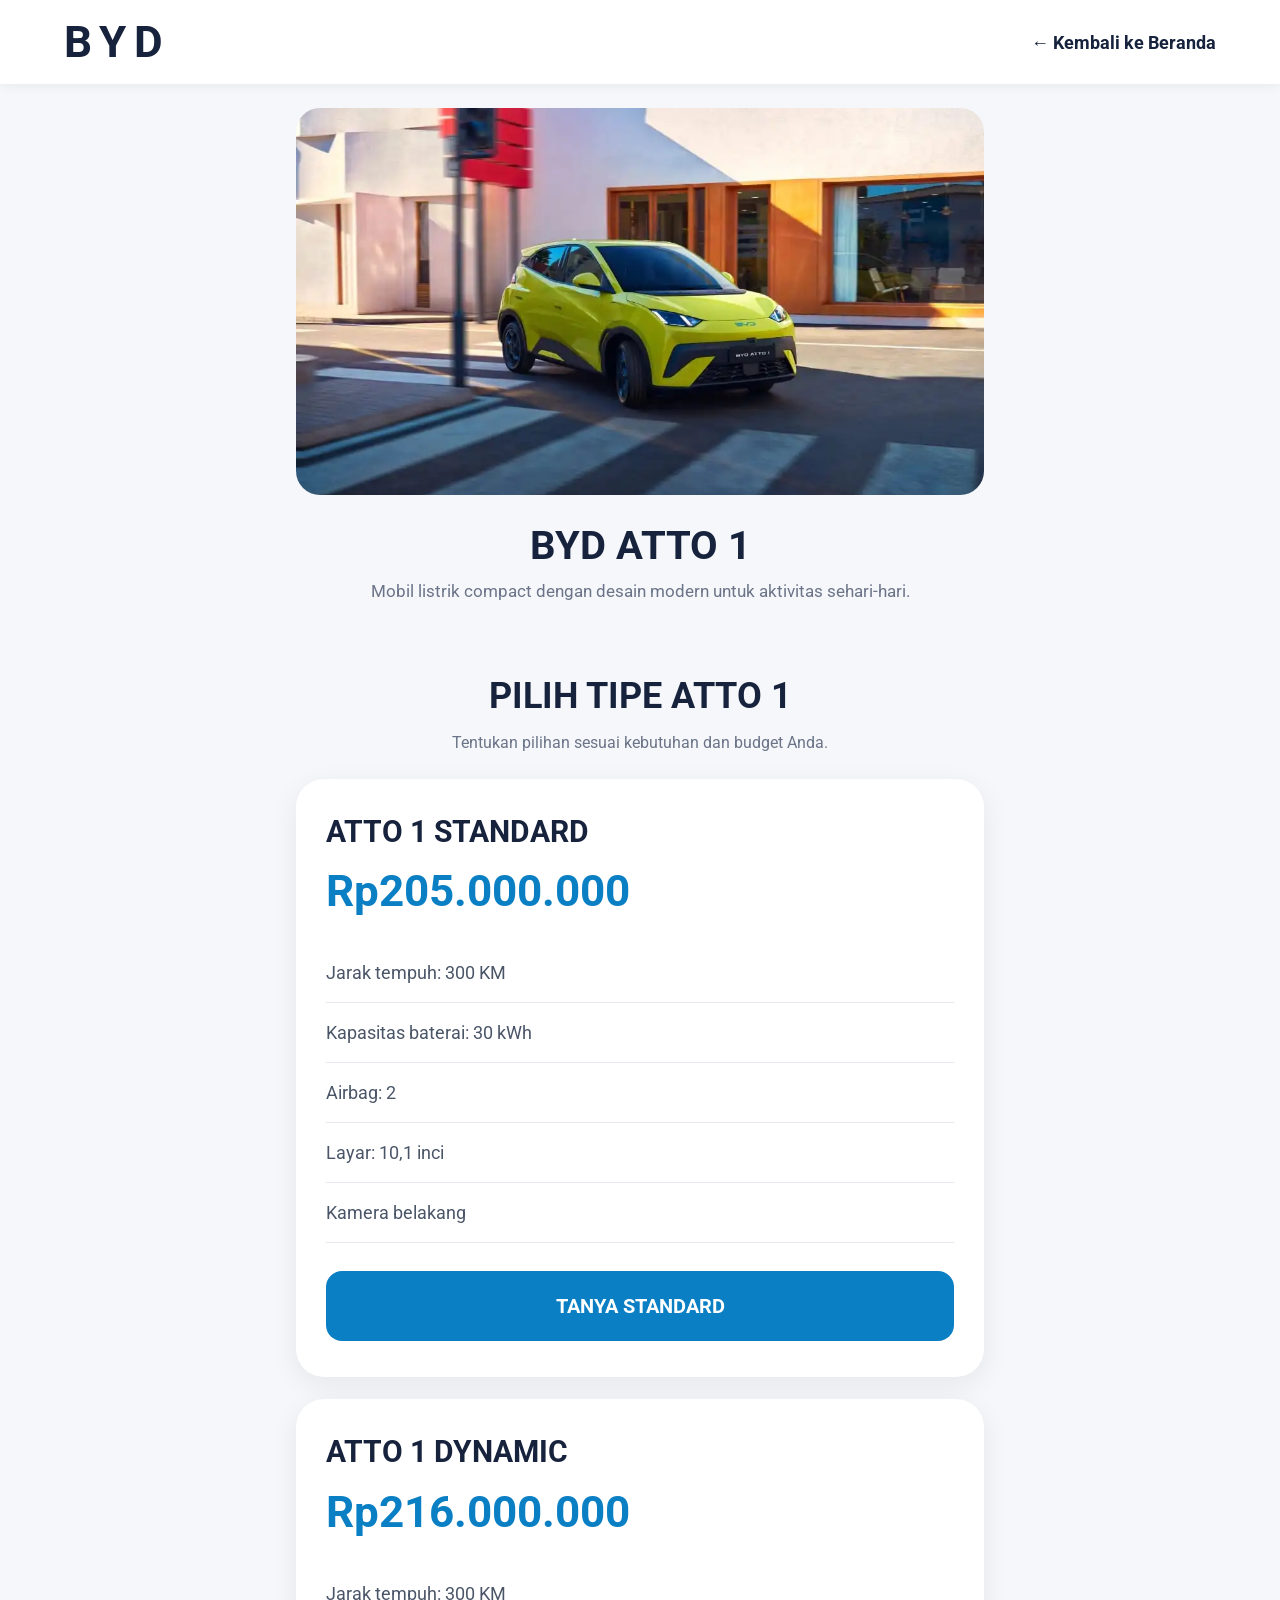
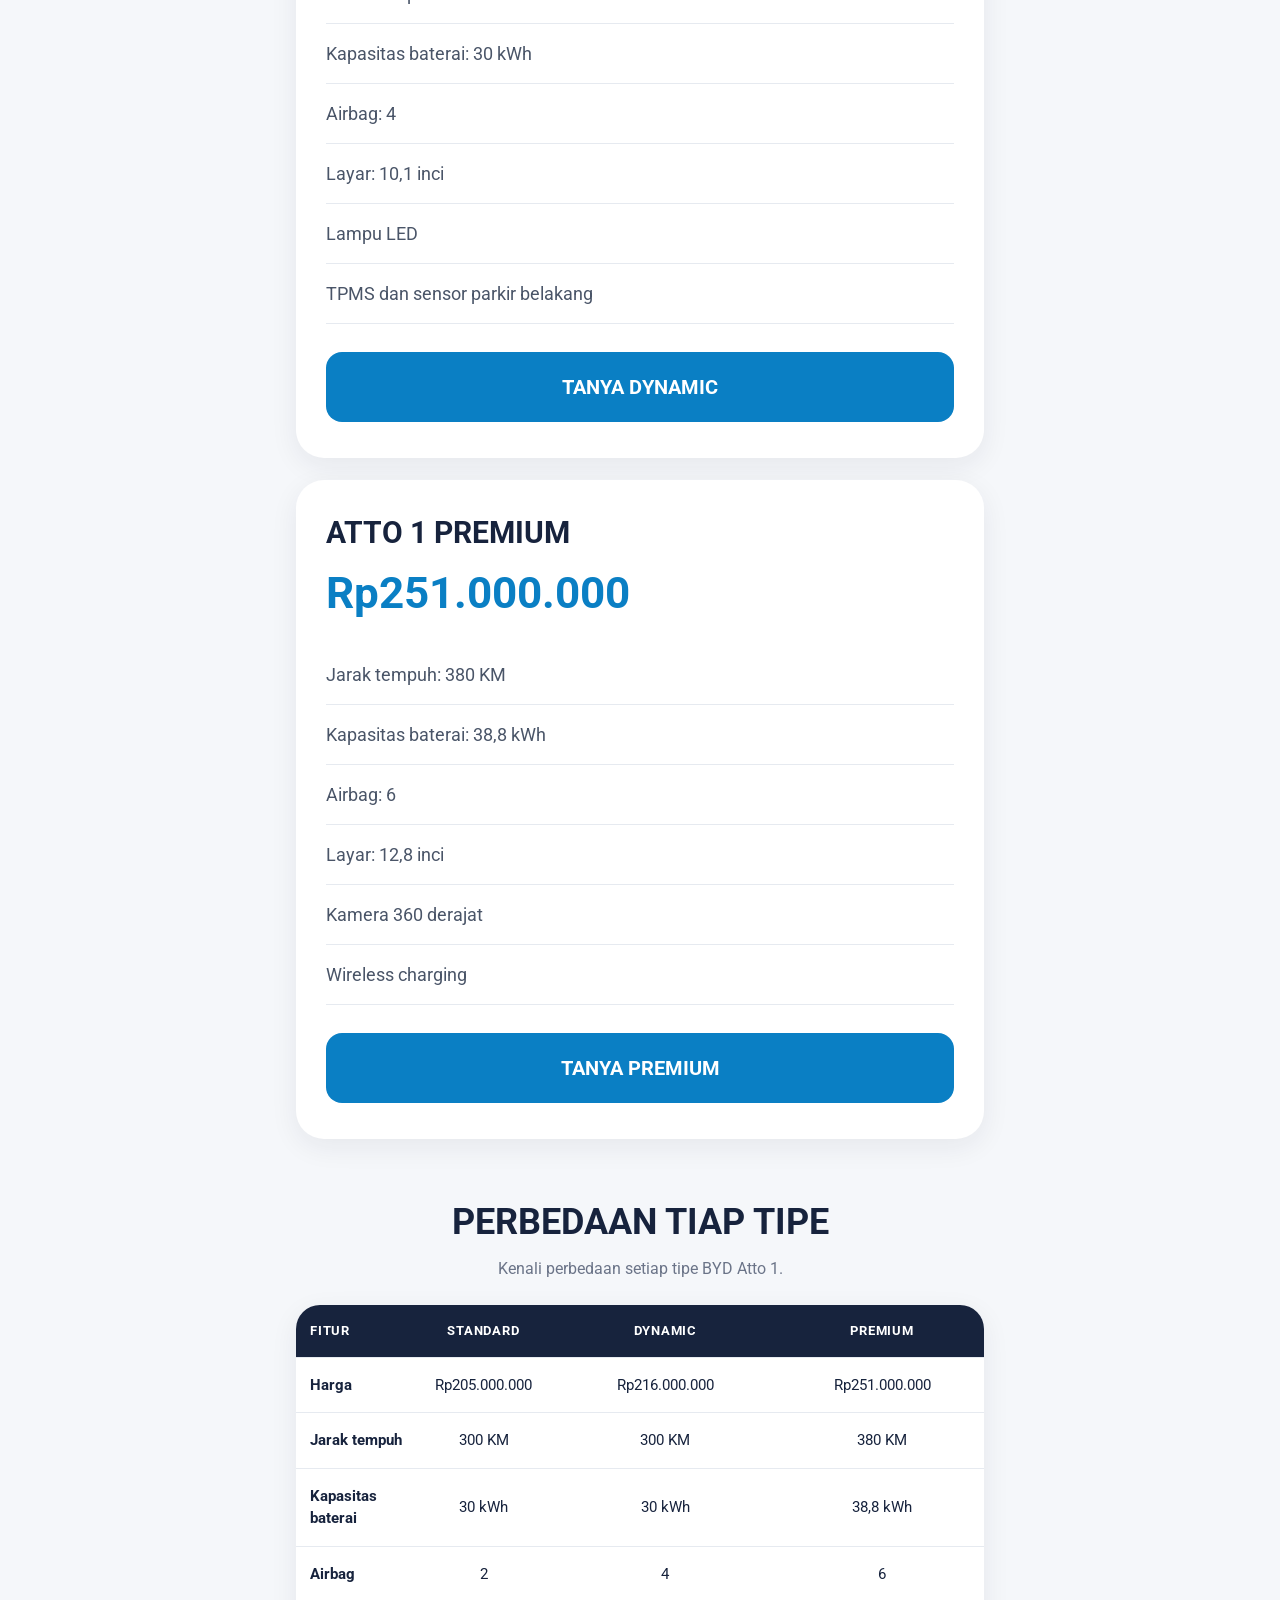
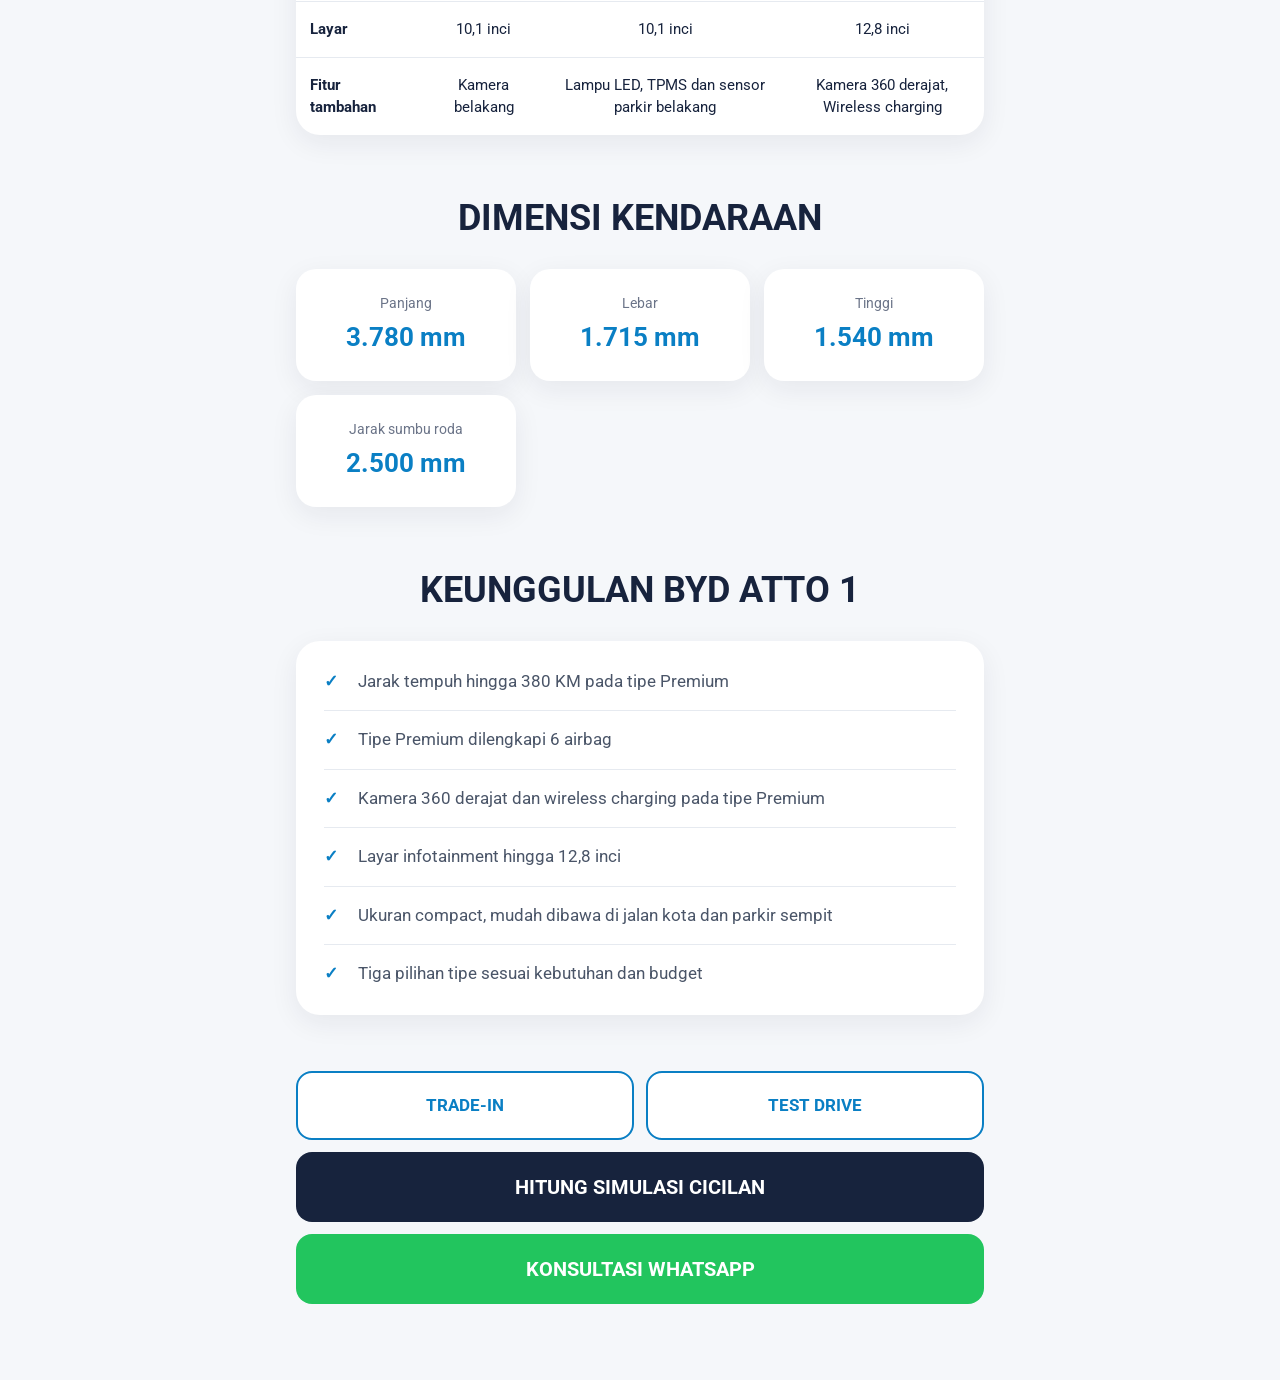
<file: Website - BYD Farid/atto1.html>
<!DOCTYPE html>
<html lang="id">
<head>
<meta charset="utf-8">
<meta name="viewport" content="width=device-width, initial-scale=1">
<title>BYD Bandung</title>
<link href="https://fonts.googleapis.com/css2?family=Roboto:wght@400;500;700&display=swap" rel="stylesheet">
<link rel="stylesheet" href="detail.css">
</head>
<body data-mobil="atto1">

<header class="dh">
  <a class="dh-logo" href="index.html">BYD</a>
  <a class="dh-back" href="index.html">← Kembali ke Beranda</a>
</header>

<main id="app"></main>

<script src="detail.js"></script>
</body>
</html>
</file>
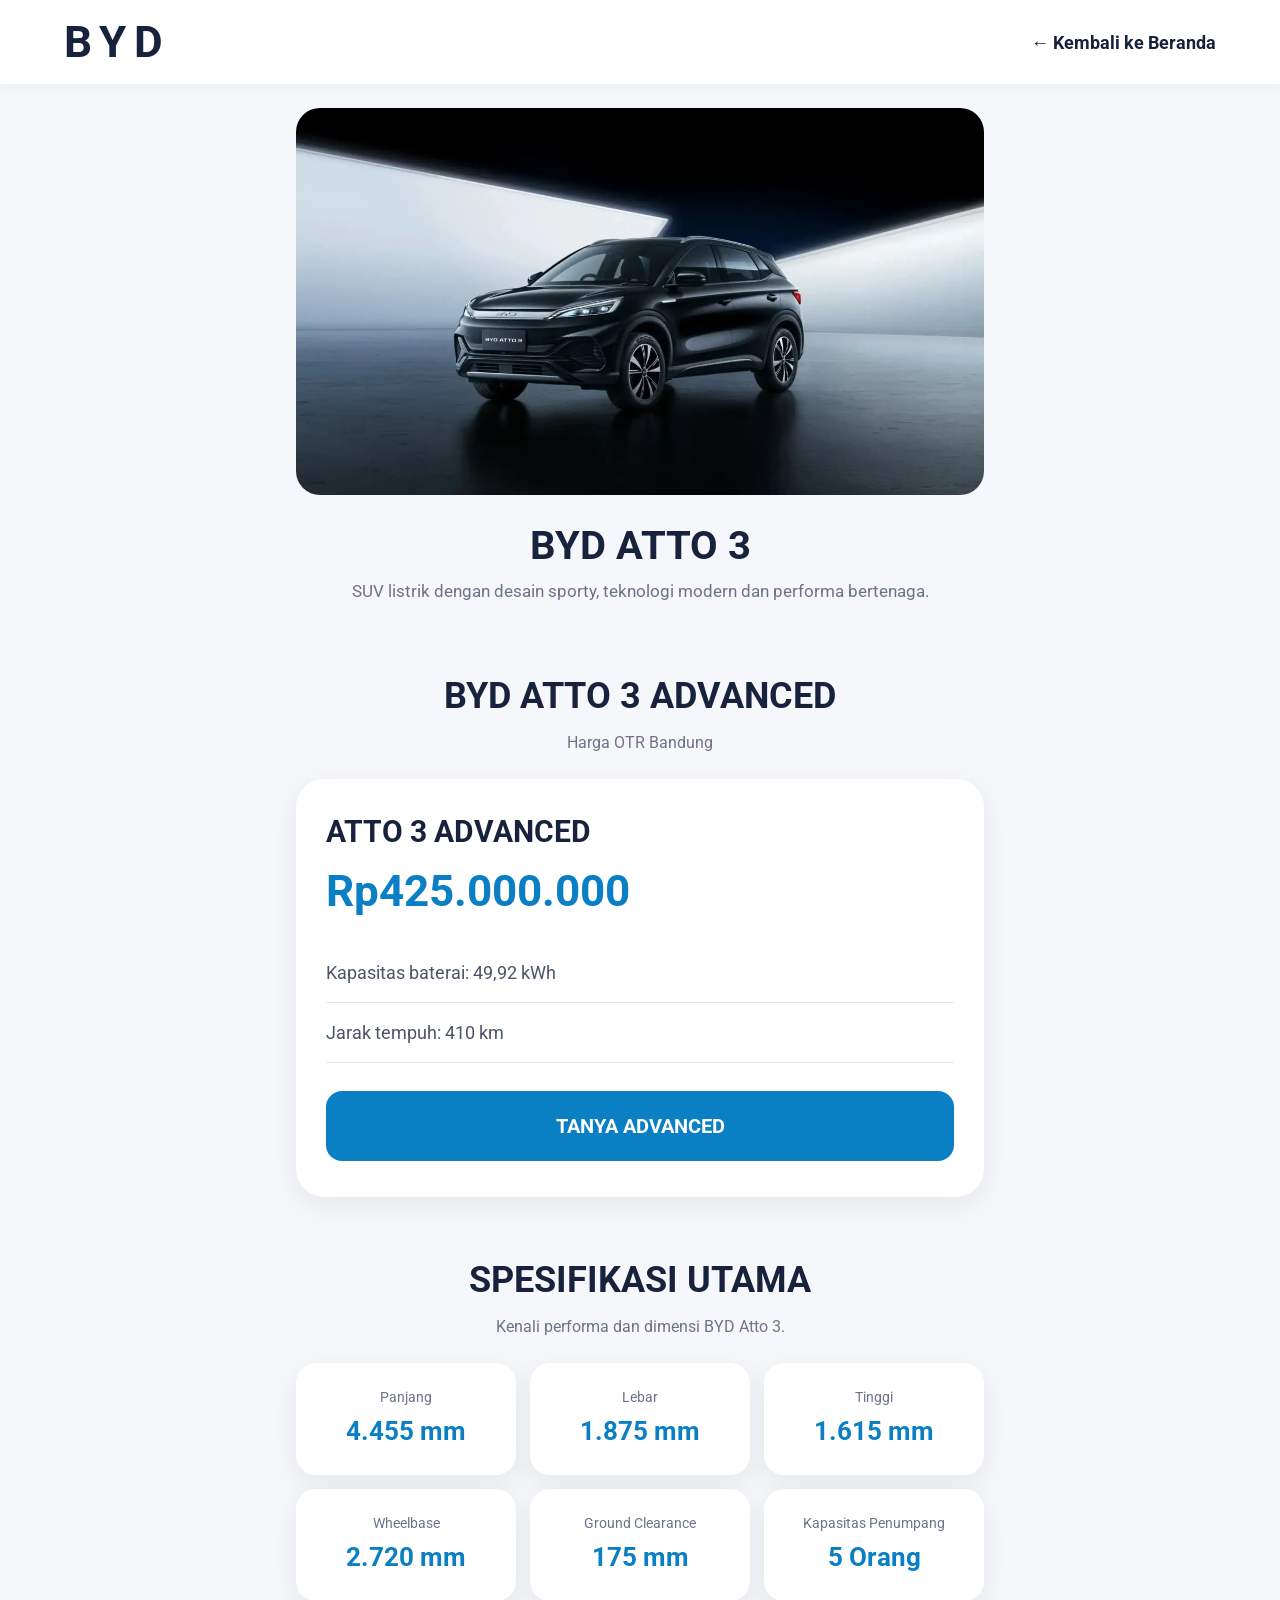
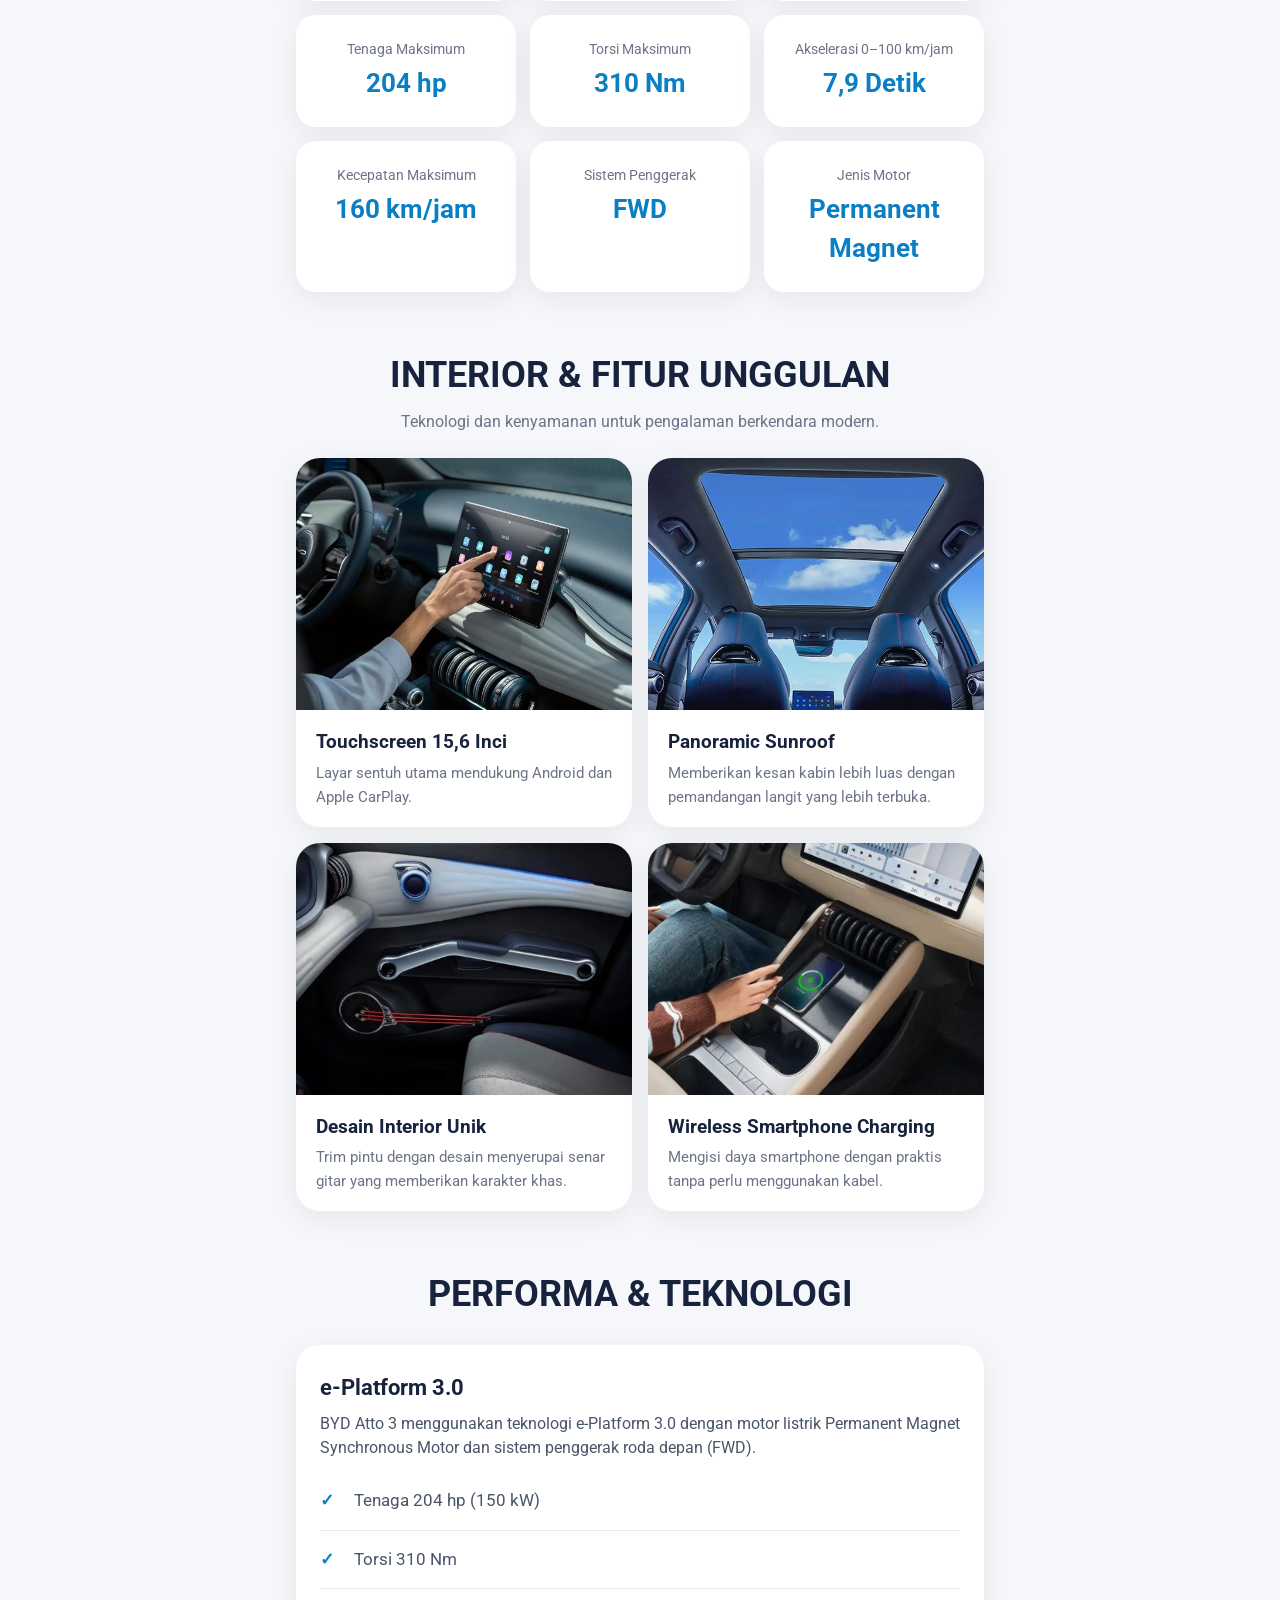
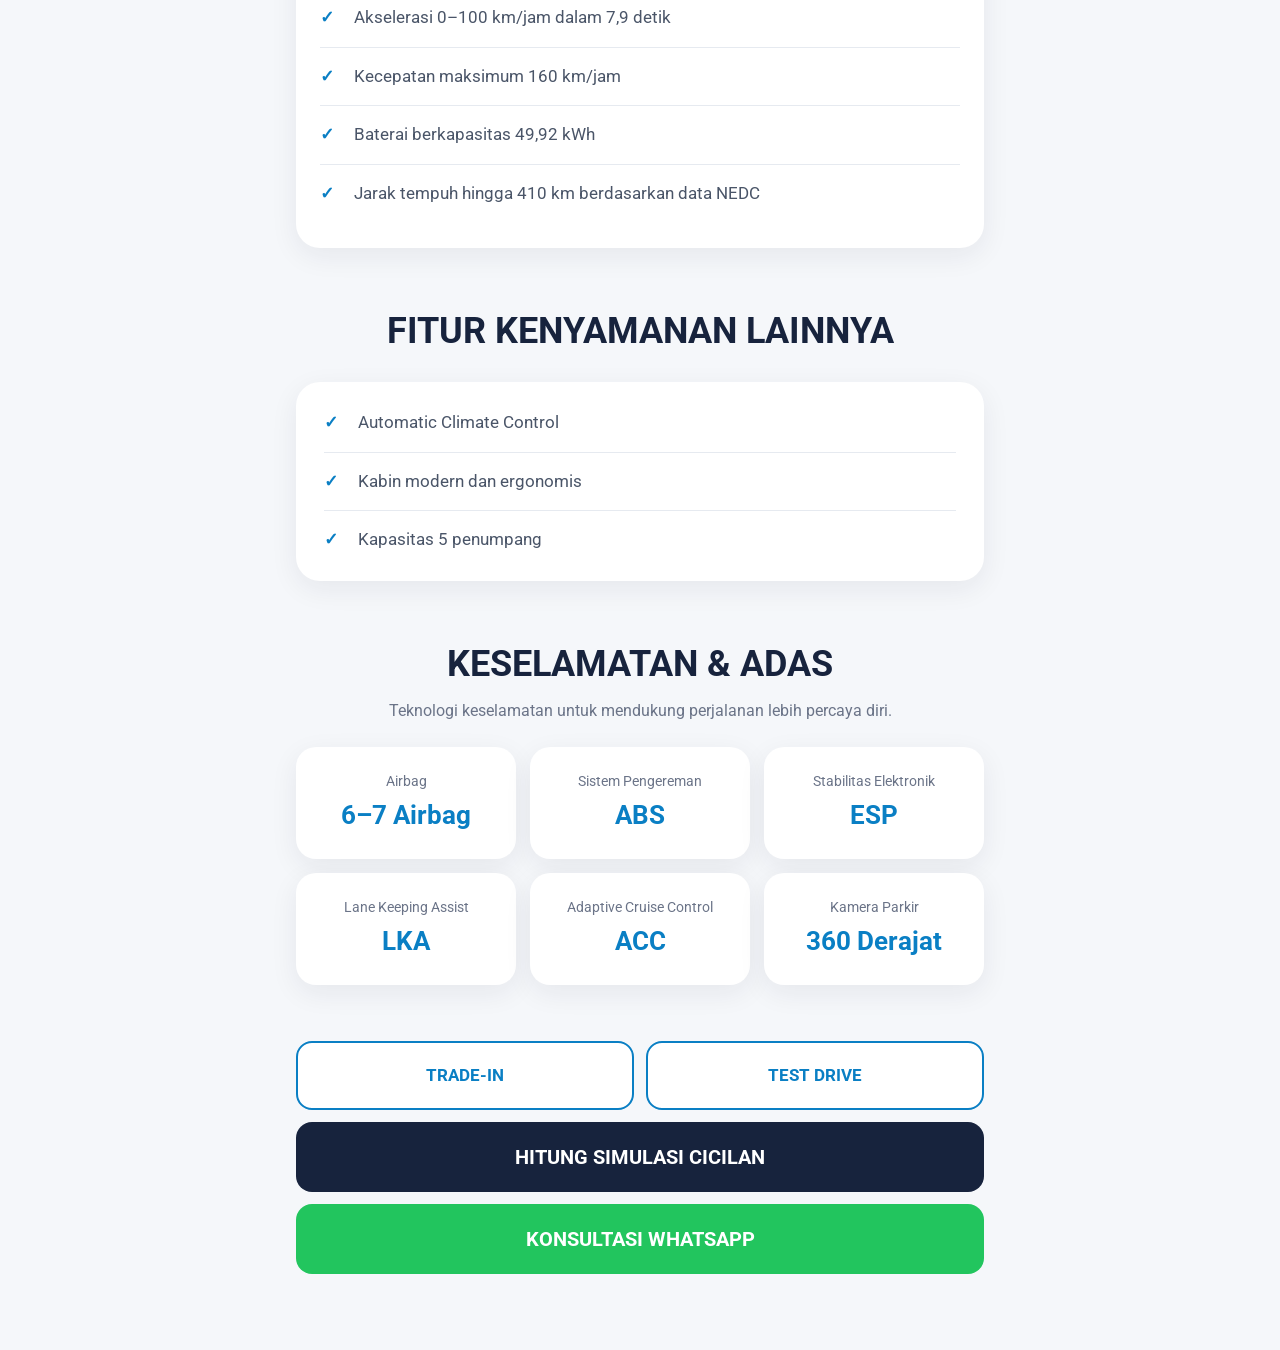
<file: Website - BYD Farid/atto3.html>
<!DOCTYPE html>
<html lang="id">
<head>
<meta charset="utf-8">
<meta name="viewport" content="width=device-width, initial-scale=1">
<title>BYD Bandung</title>
<link href="https://fonts.googleapis.com/css2?family=Roboto:wght@400;500;700&display=swap" rel="stylesheet">
<link rel="stylesheet" href="detail.css">
</head>
<body data-mobil="atto3">

<header class="dh">
  <a class="dh-logo" href="index.html">BYD</a>
  <a class="dh-back" href="index.html">← Kembali ke Beranda</a>
</header>

<main id="app"></main>

<script src="detail.js"></script>
</body>
</html>
</file>
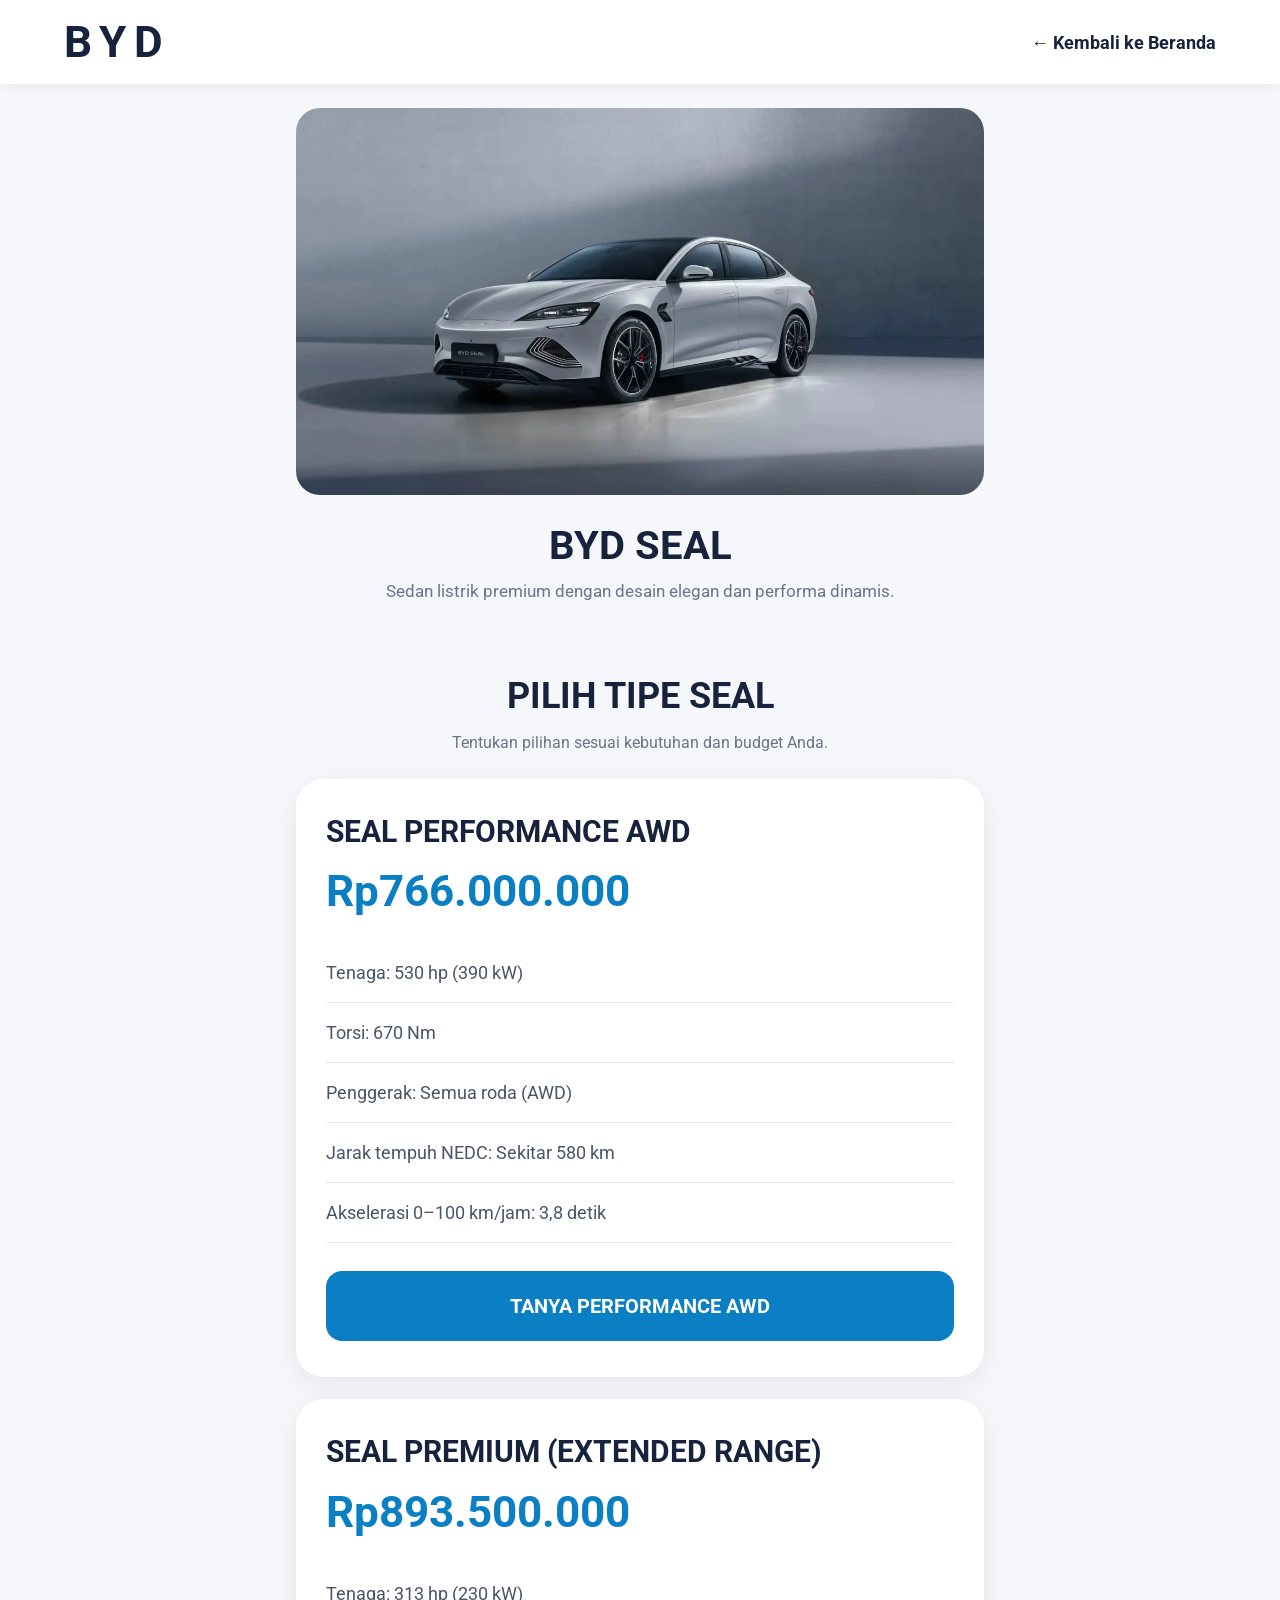
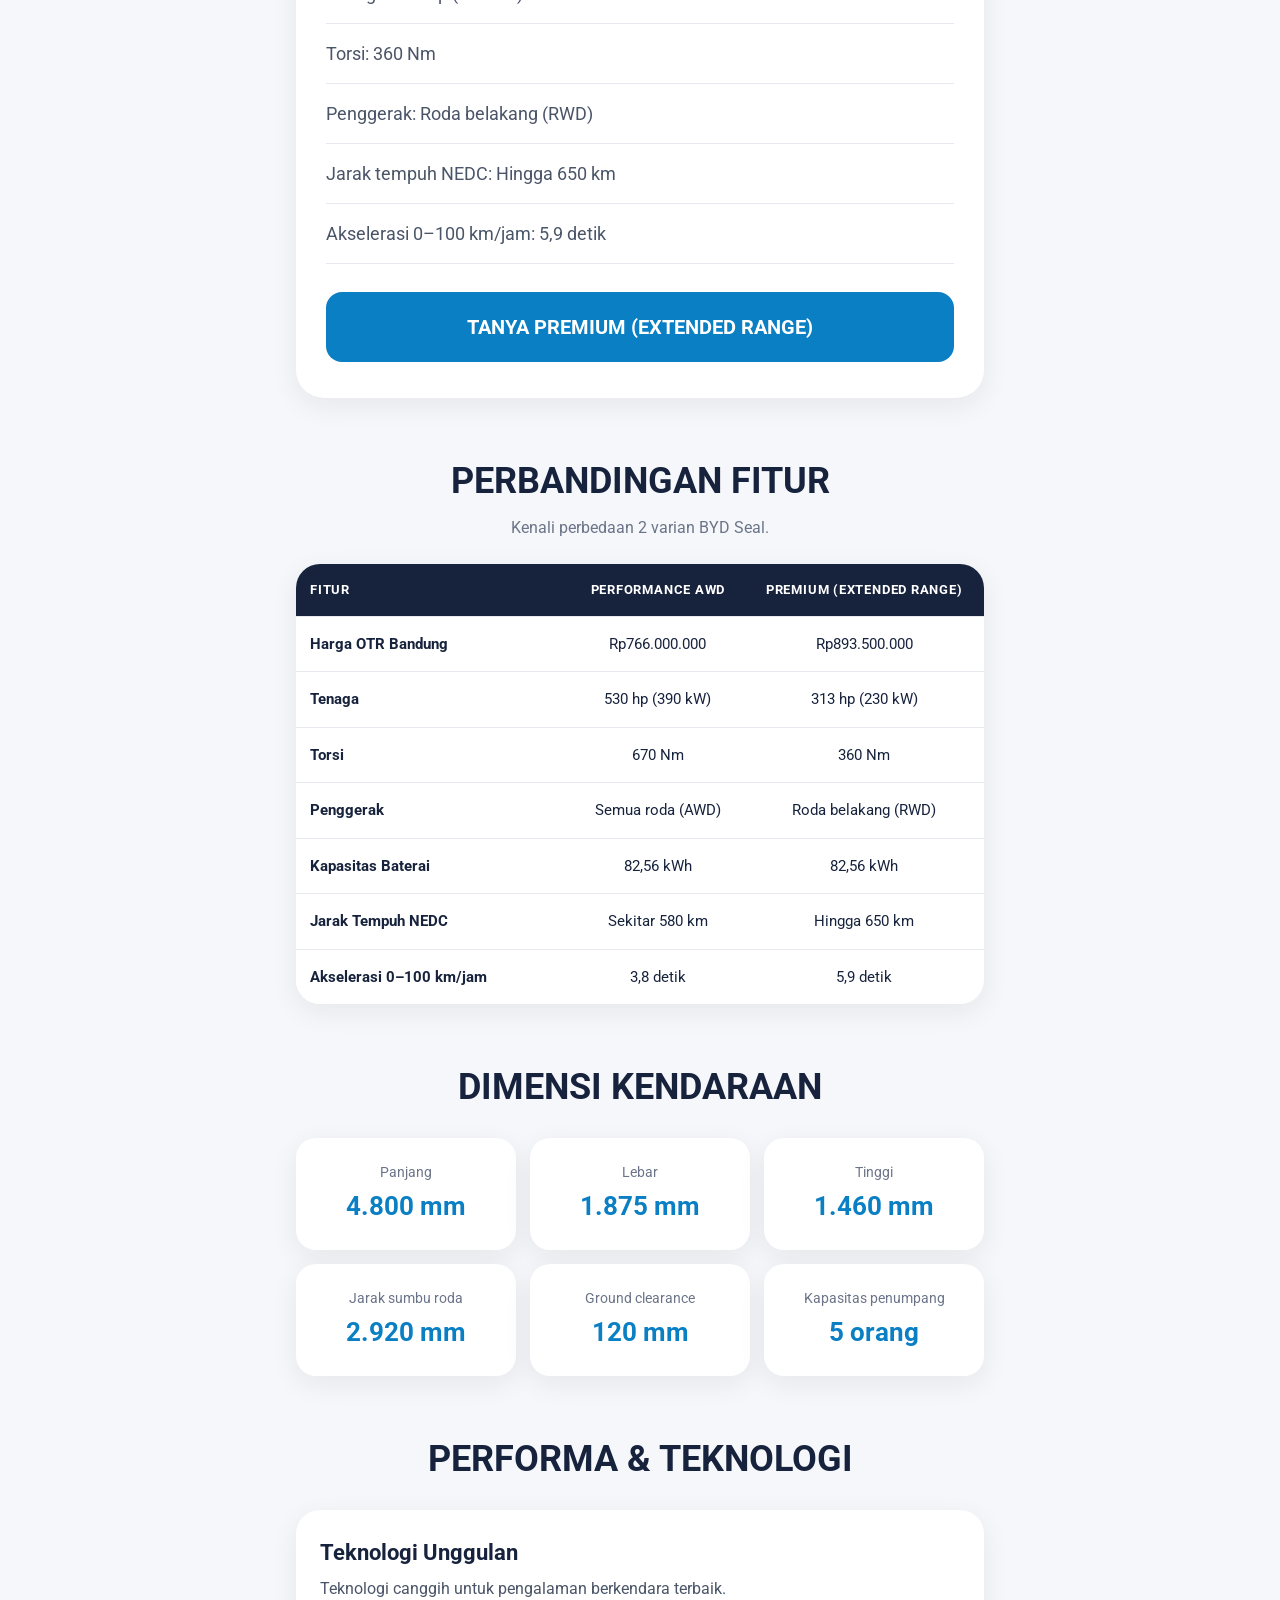
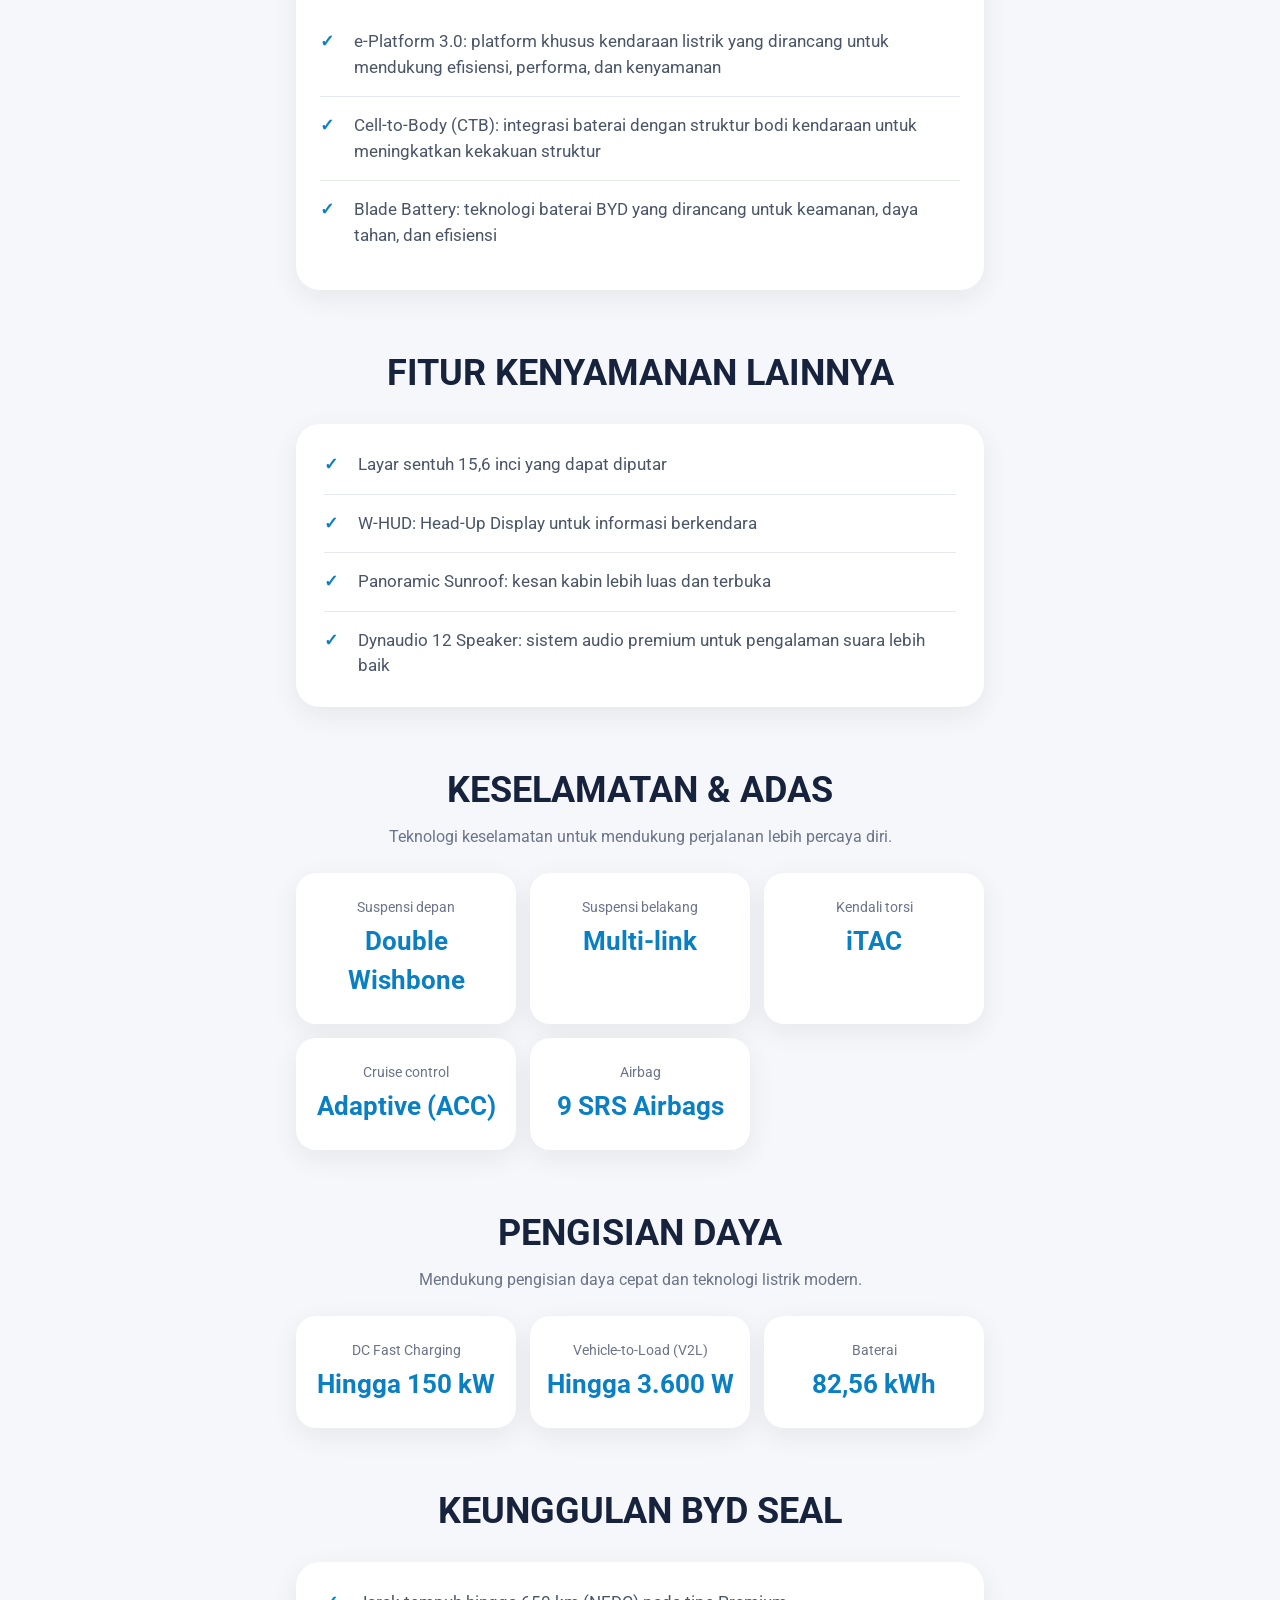
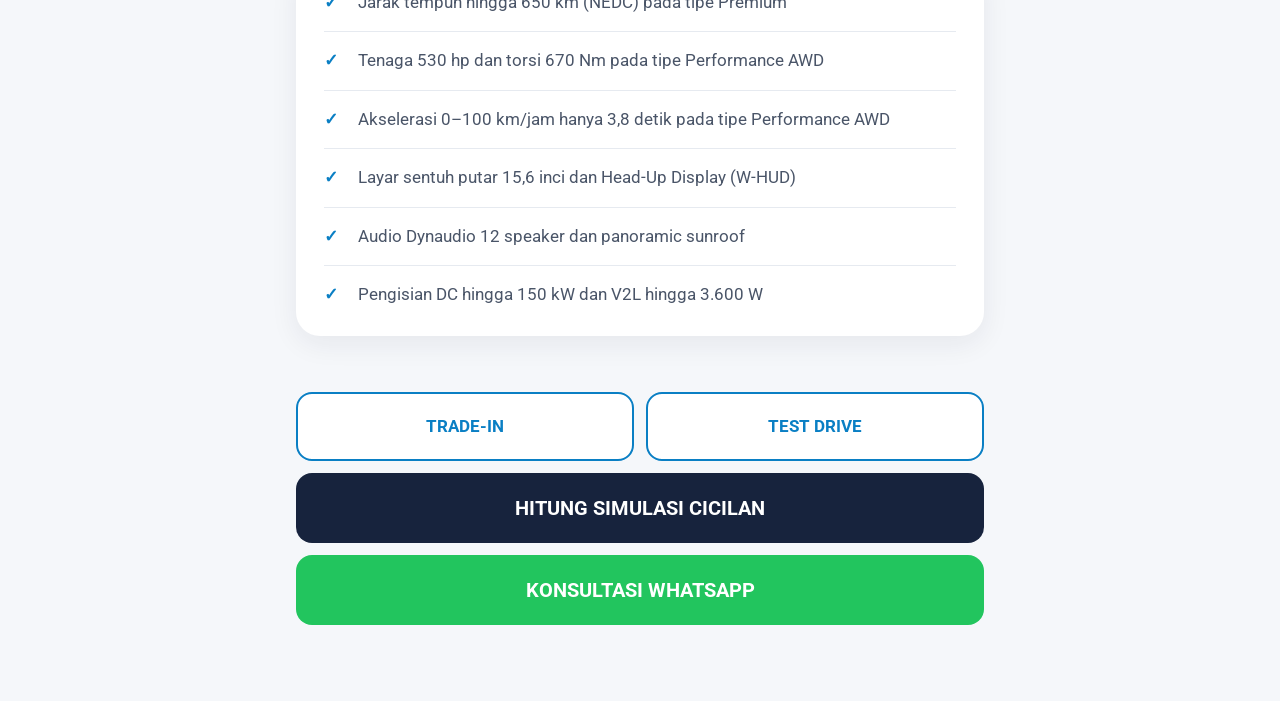
<file: Website - BYD Farid/byd-seal.html>
<!DOCTYPE html>
<html lang="id">
<head>
<meta charset="utf-8">
<meta name="viewport" content="width=device-width, initial-scale=1">
<title>BYD Bandung</title>
<link href="https://fonts.googleapis.com/css2?family=Roboto:wght@400;500;700&display=swap" rel="stylesheet">
<link rel="stylesheet" href="detail.css">
</head>
<body data-mobil="seal">

<header class="dh">
  <a class="dh-logo" href="index.html">BYD</a>
  <a class="dh-back" href="index.html">← Kembali ke Beranda</a>
</header>

<main id="app"></main>

<script src="detail.js"></script>
</body>
</html>
</file>
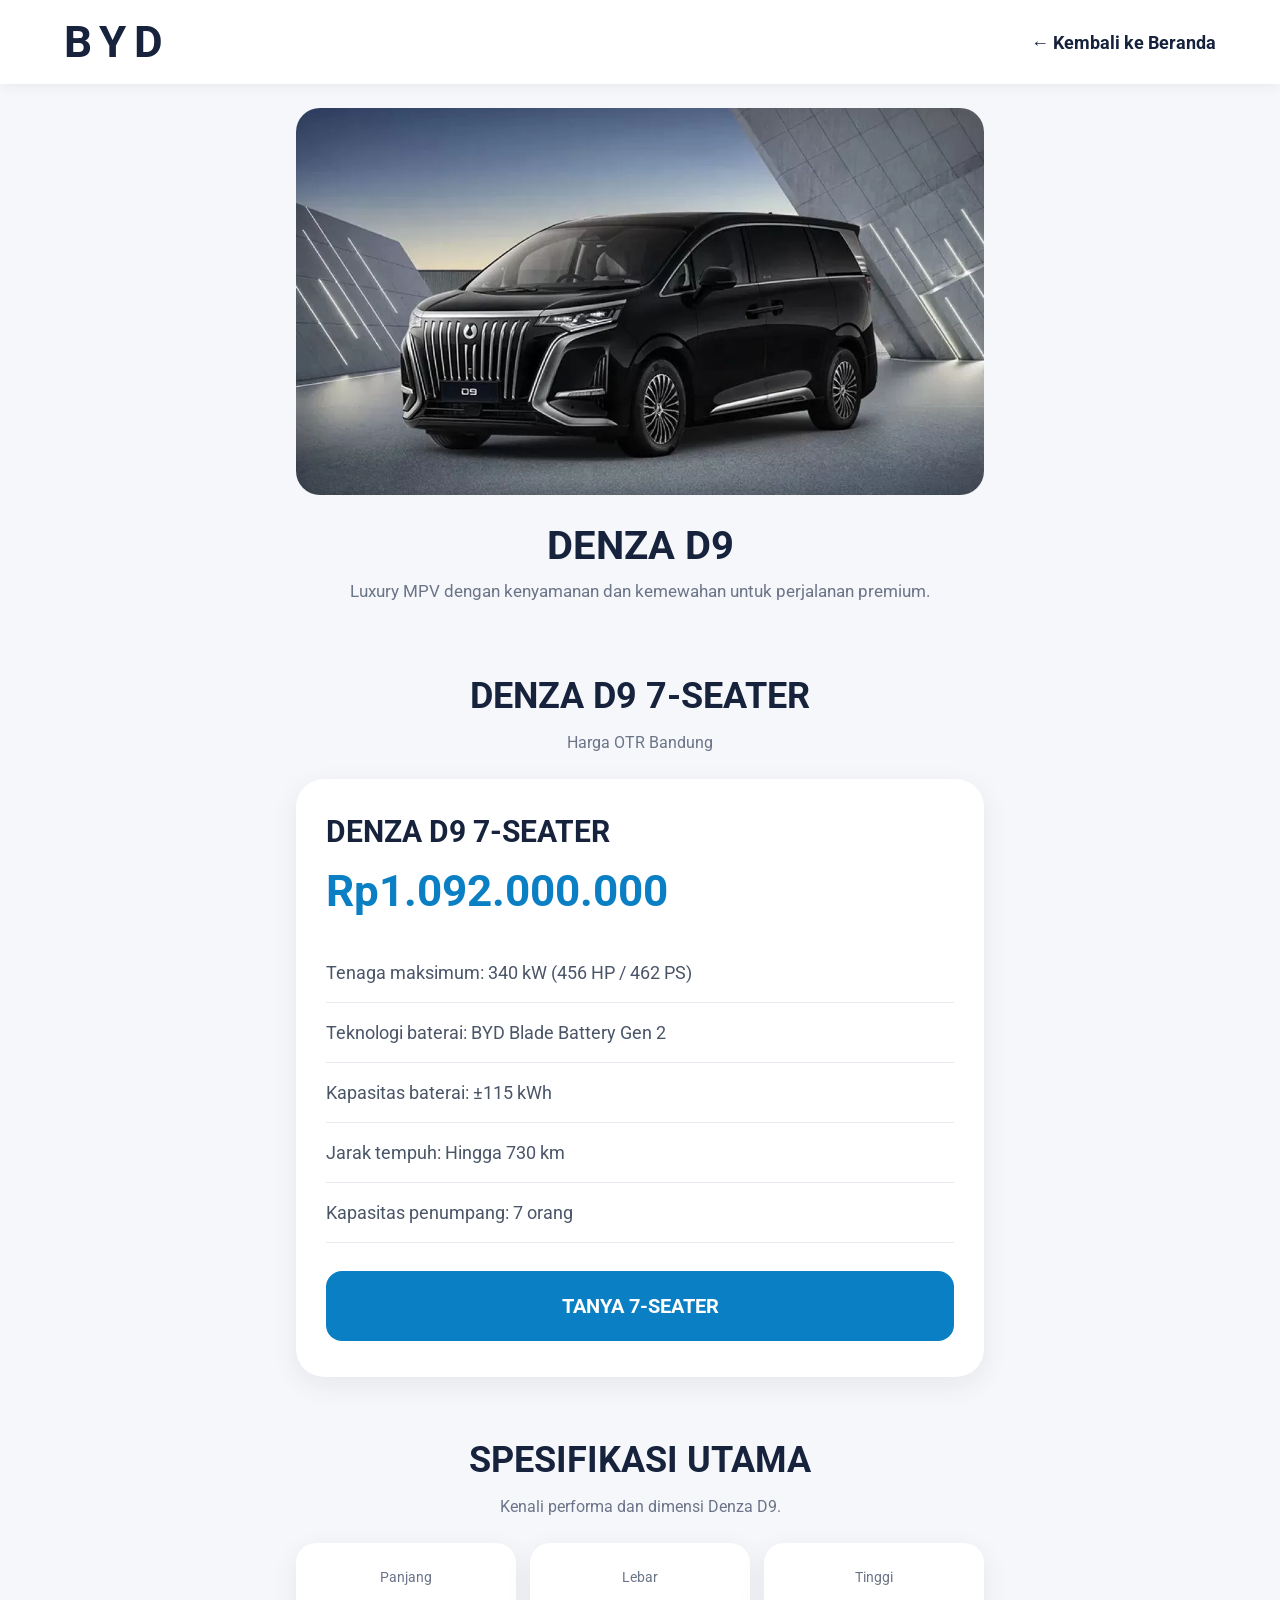
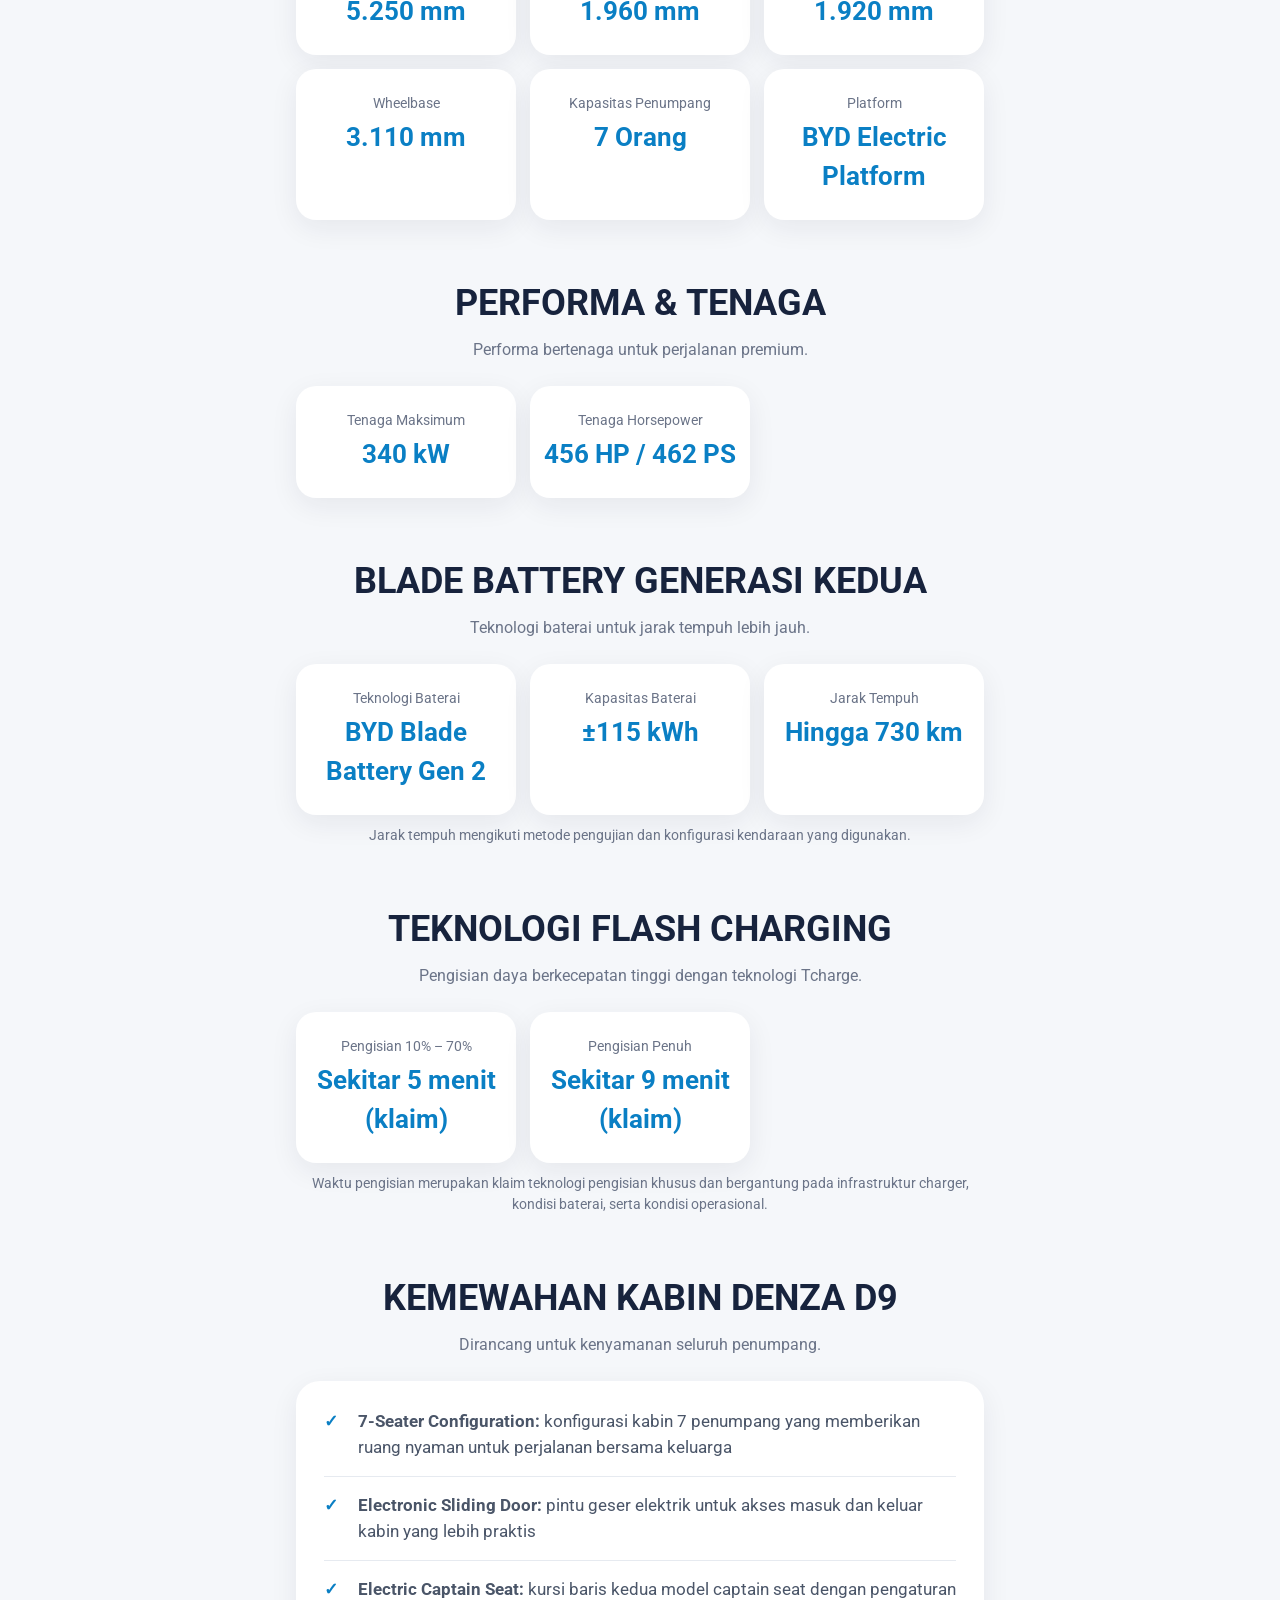
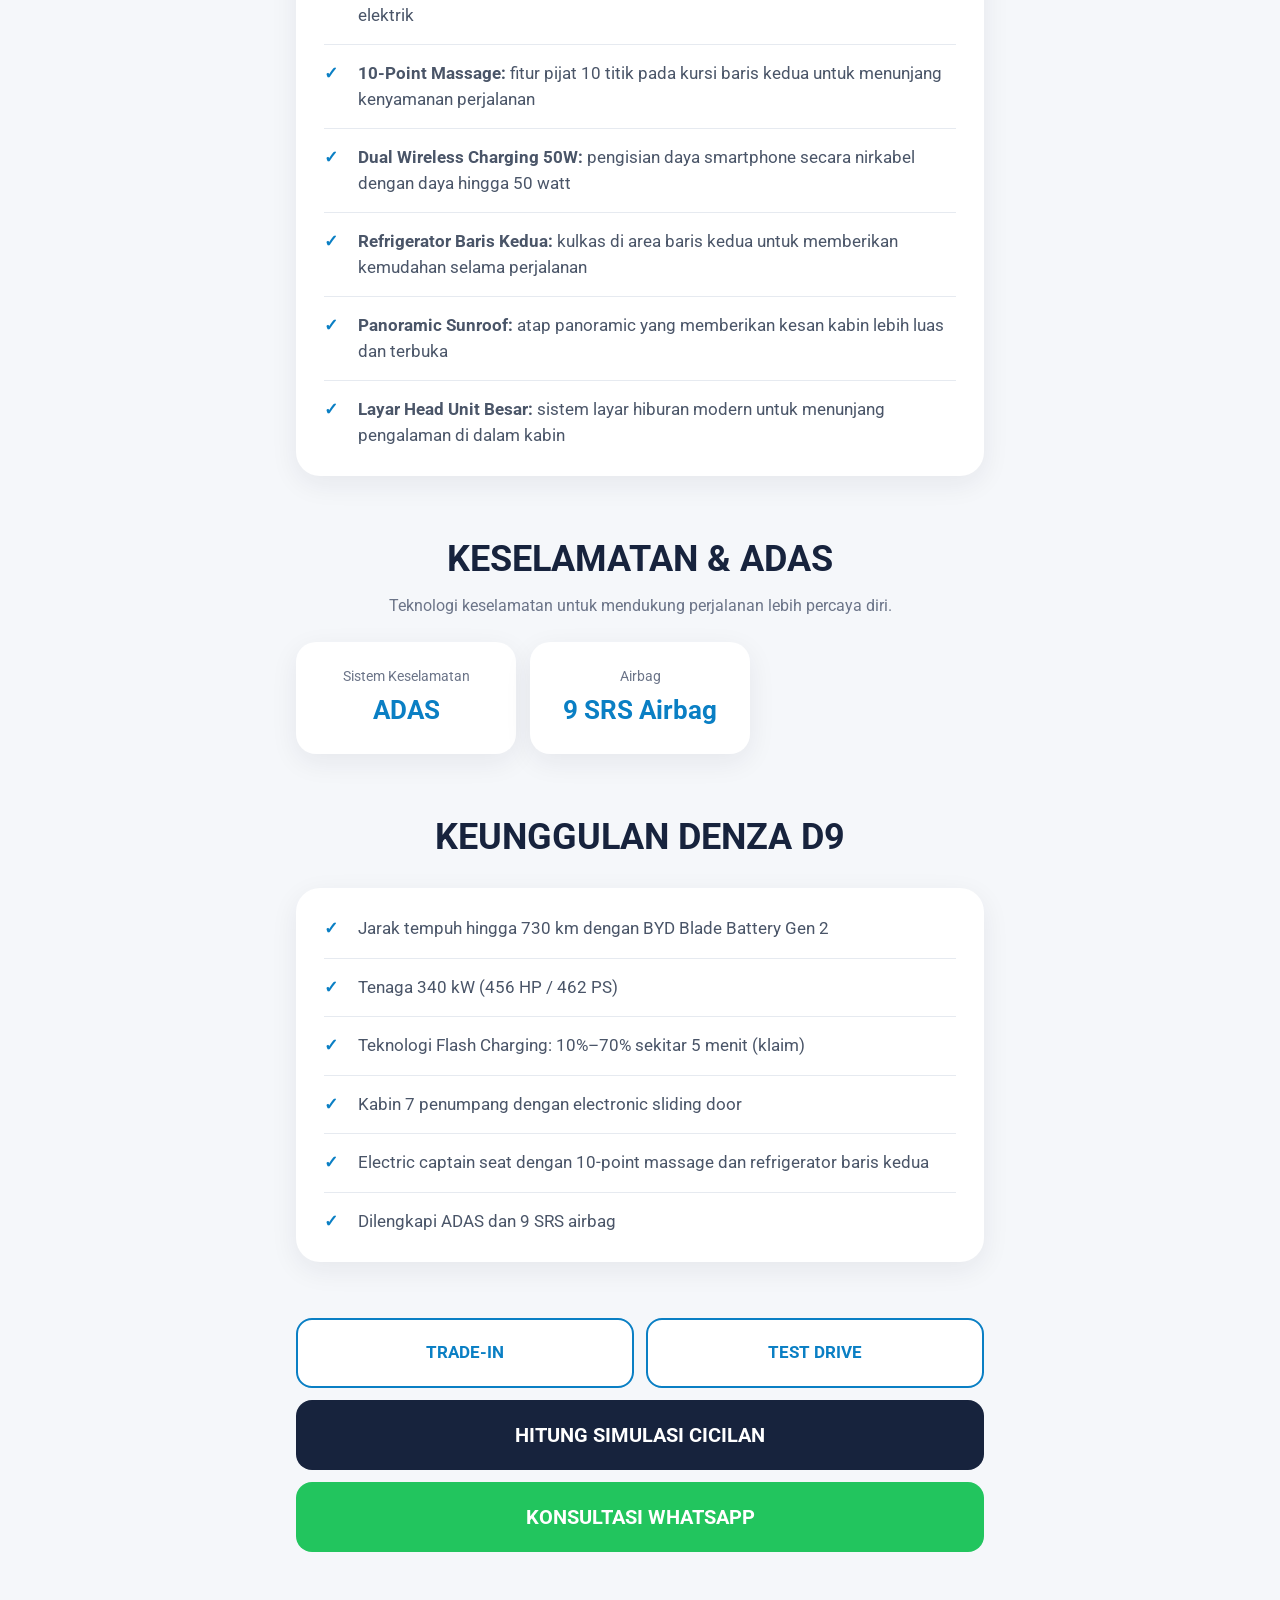
<file: Website - BYD Farid/denza-d9.html>
<!DOCTYPE html>
<html lang="id">
<head>
<meta charset="utf-8">
<meta name="viewport" content="width=device-width, initial-scale=1">
<title>BYD Bandung</title>
<link href="https://fonts.googleapis.com/css2?family=Roboto:wght@400;500;700&display=swap" rel="stylesheet">
<link rel="stylesheet" href="detail.css">
</head>
<body data-mobil="denza-d9">

<header class="dh">
  <a class="dh-logo" href="index.html">BYD</a>
  <a class="dh-back" href="index.html">← Kembali ke Beranda</a>
</header>

<main id="app"></main>

<script src="detail.js"></script>
</body>
</html>
</file>
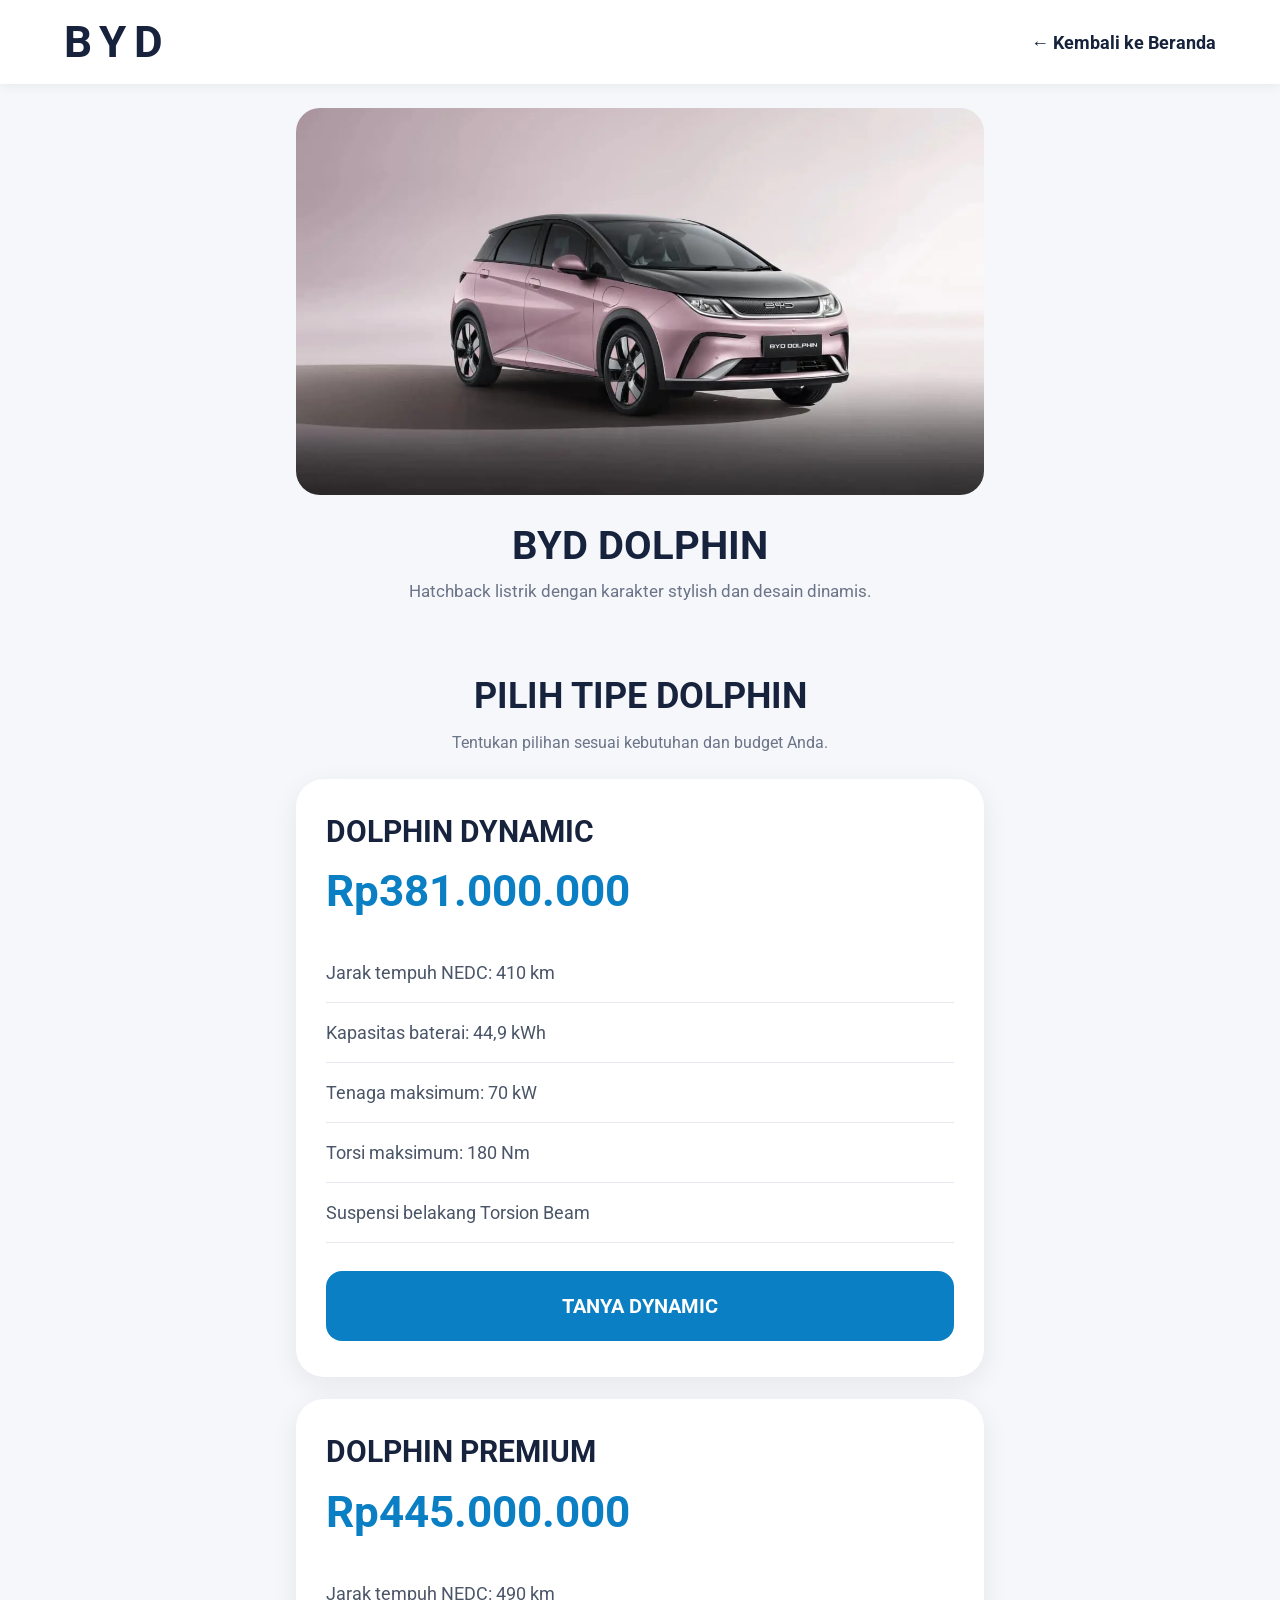
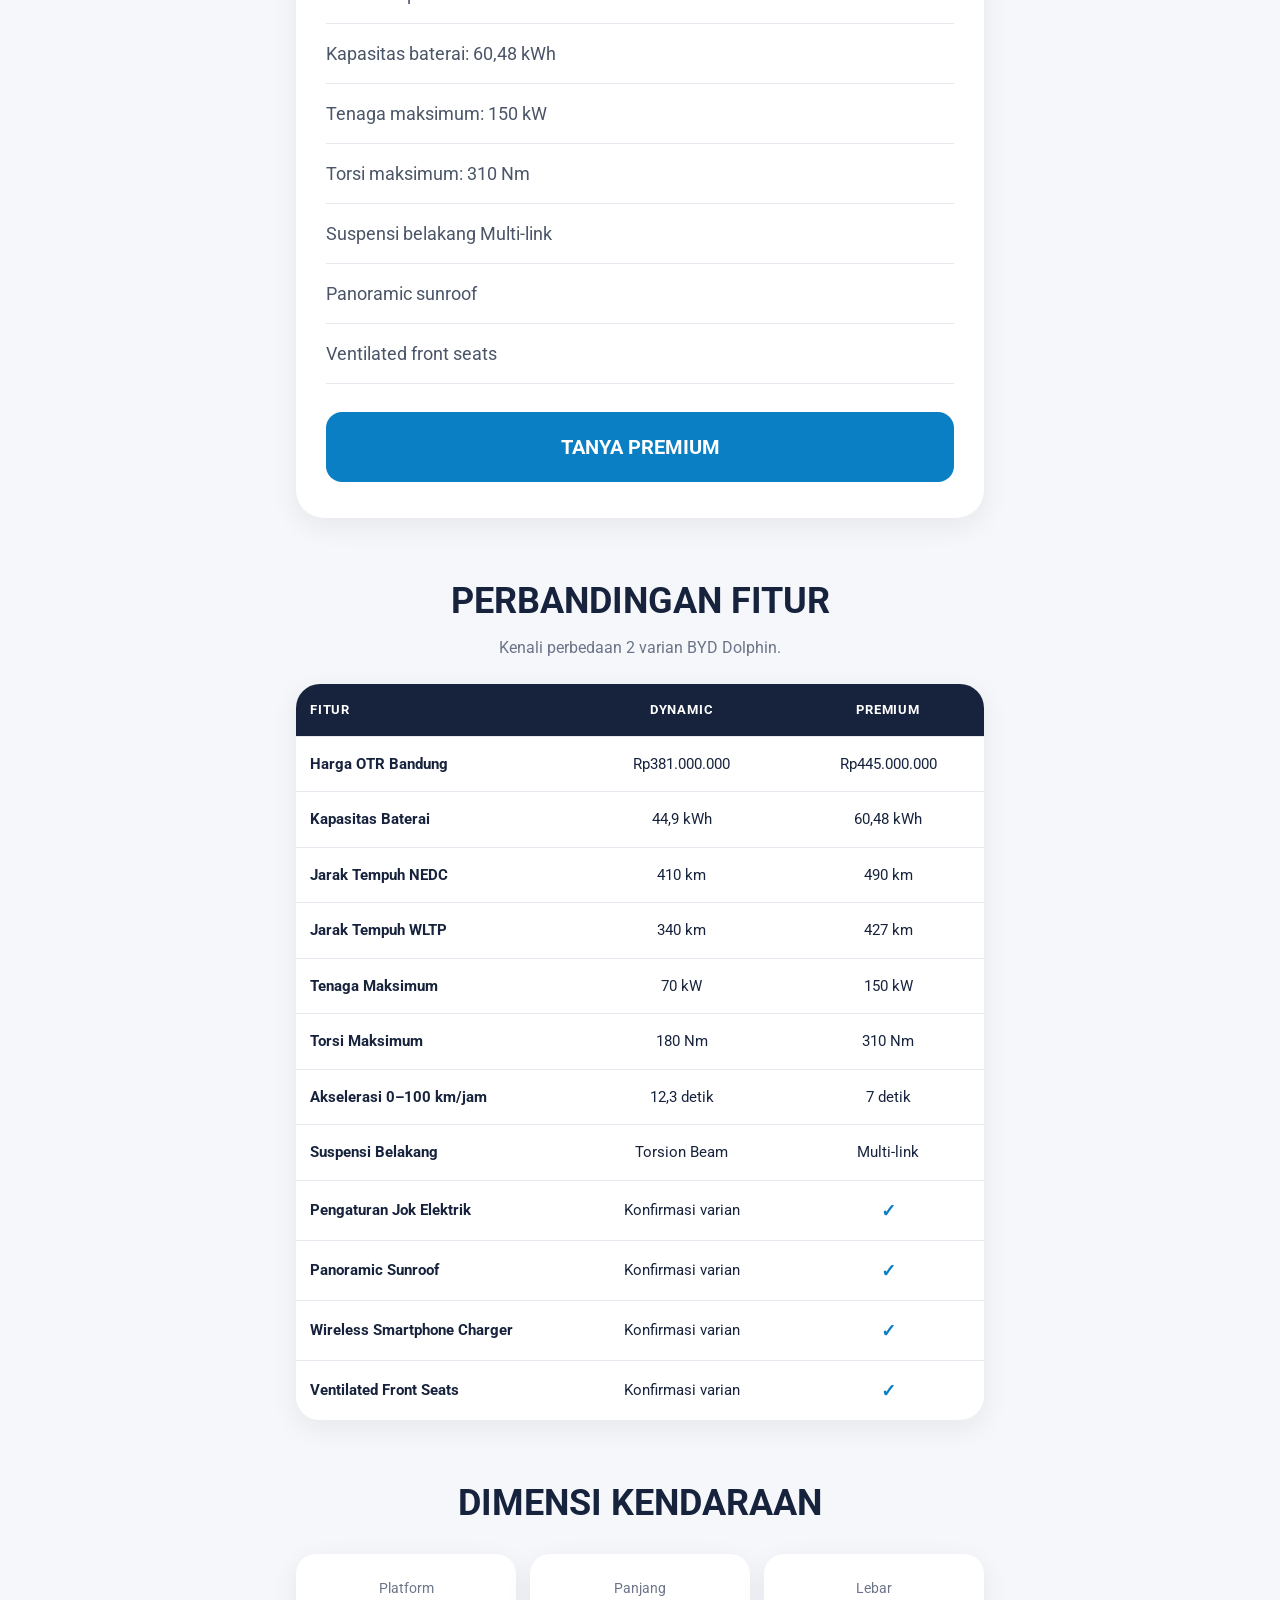
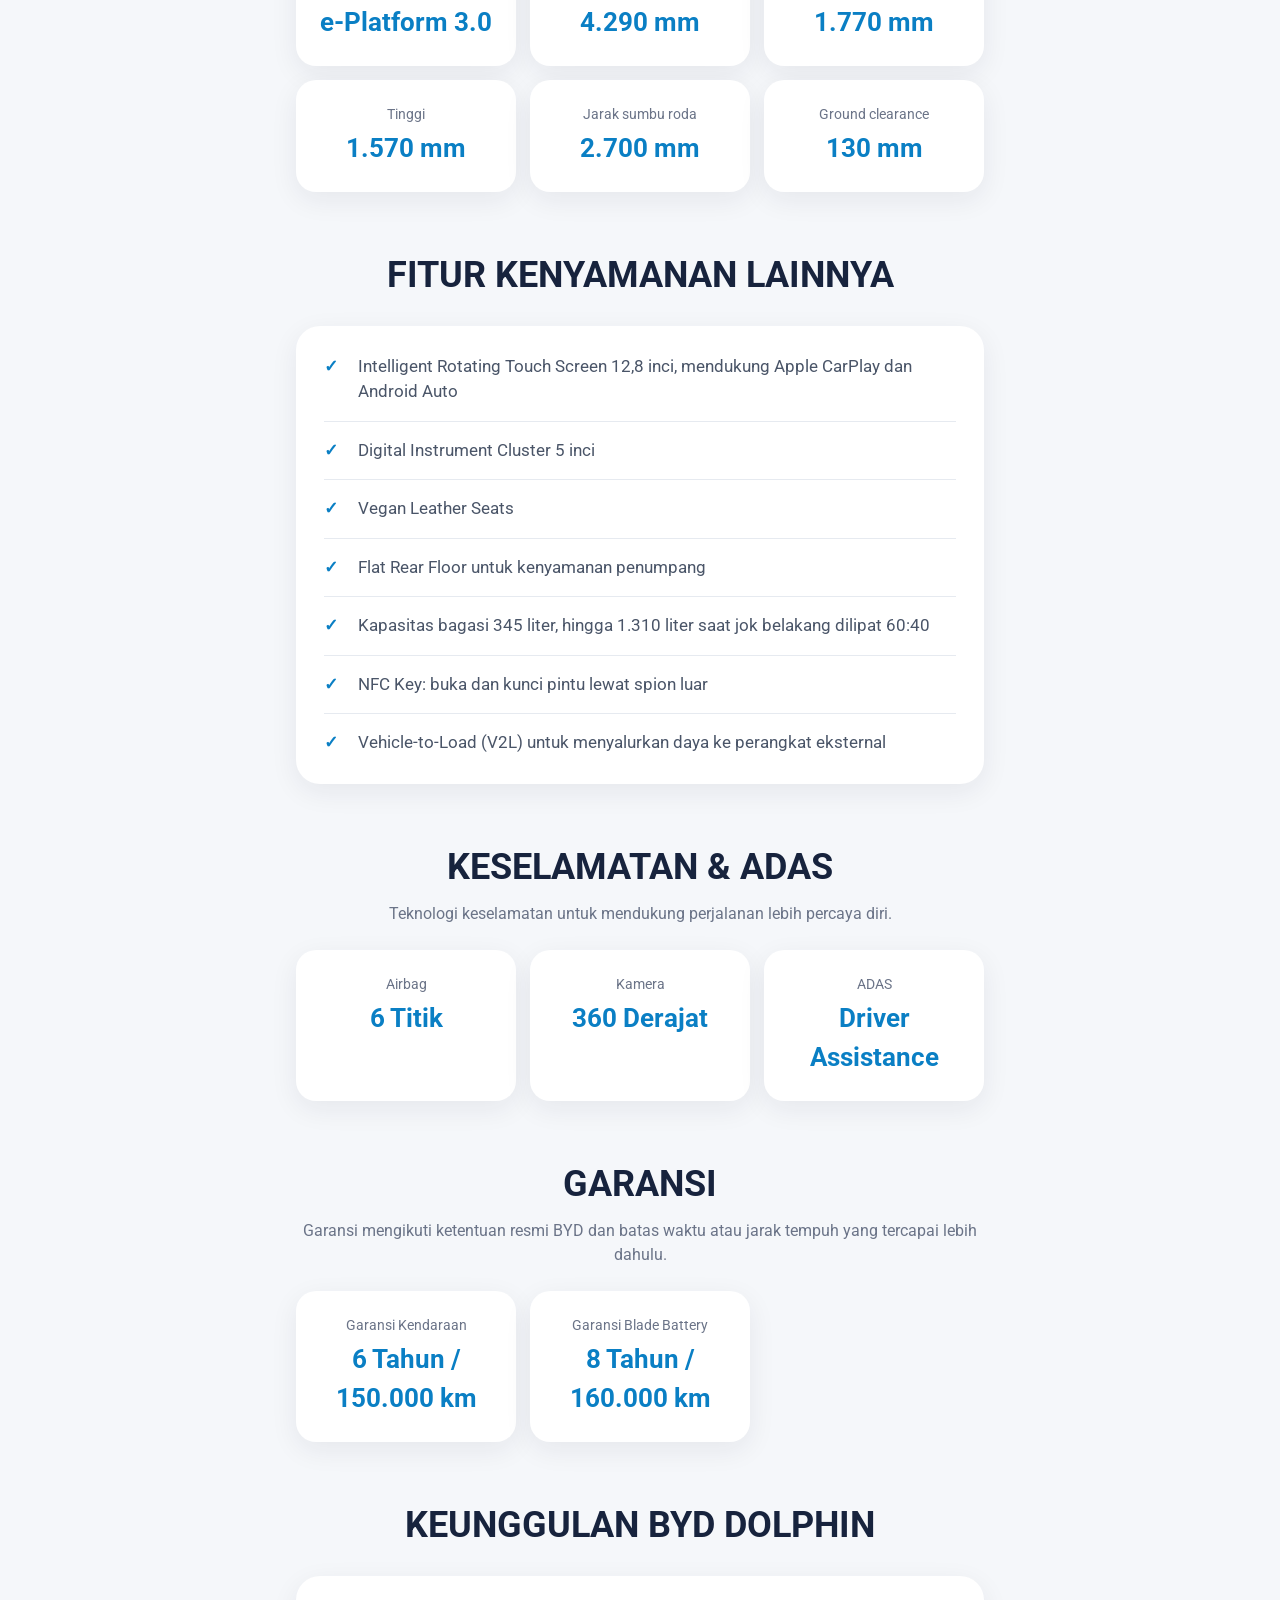
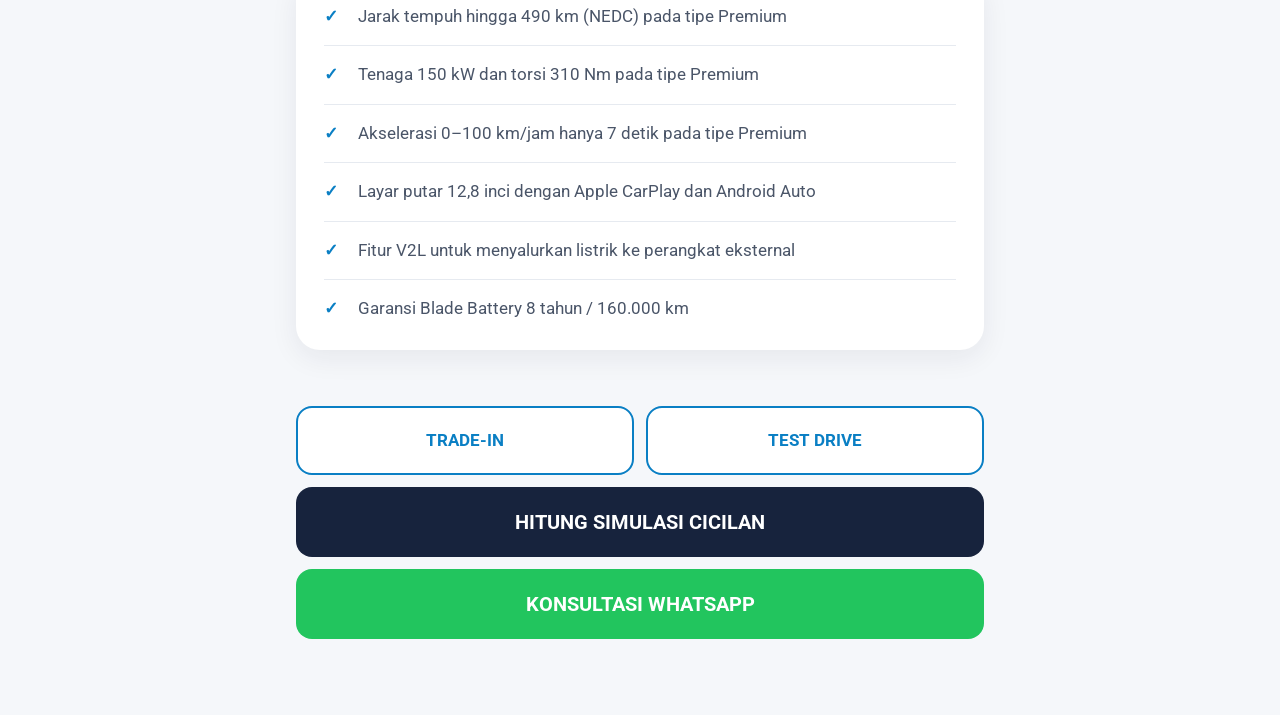
<file: Website - BYD Farid/dolphin.html>
<!DOCTYPE html>
<html lang="id">
<head>
<meta charset="utf-8">
<meta name="viewport" content="width=device-width, initial-scale=1">
<title>BYD Bandung</title>
<link href="https://fonts.googleapis.com/css2?family=Roboto:wght@400;500;700&display=swap" rel="stylesheet">
<link rel="stylesheet" href="detail.css">
</head>
<body data-mobil="dolphin">

<header class="dh">
  <a class="dh-logo" href="index.html">BYD</a>
  <a class="dh-back" href="index.html">← Kembali ke Beranda</a>
</header>

<main id="app"></main>

<script src="detail.js"></script>
</body>
</html>
</file>
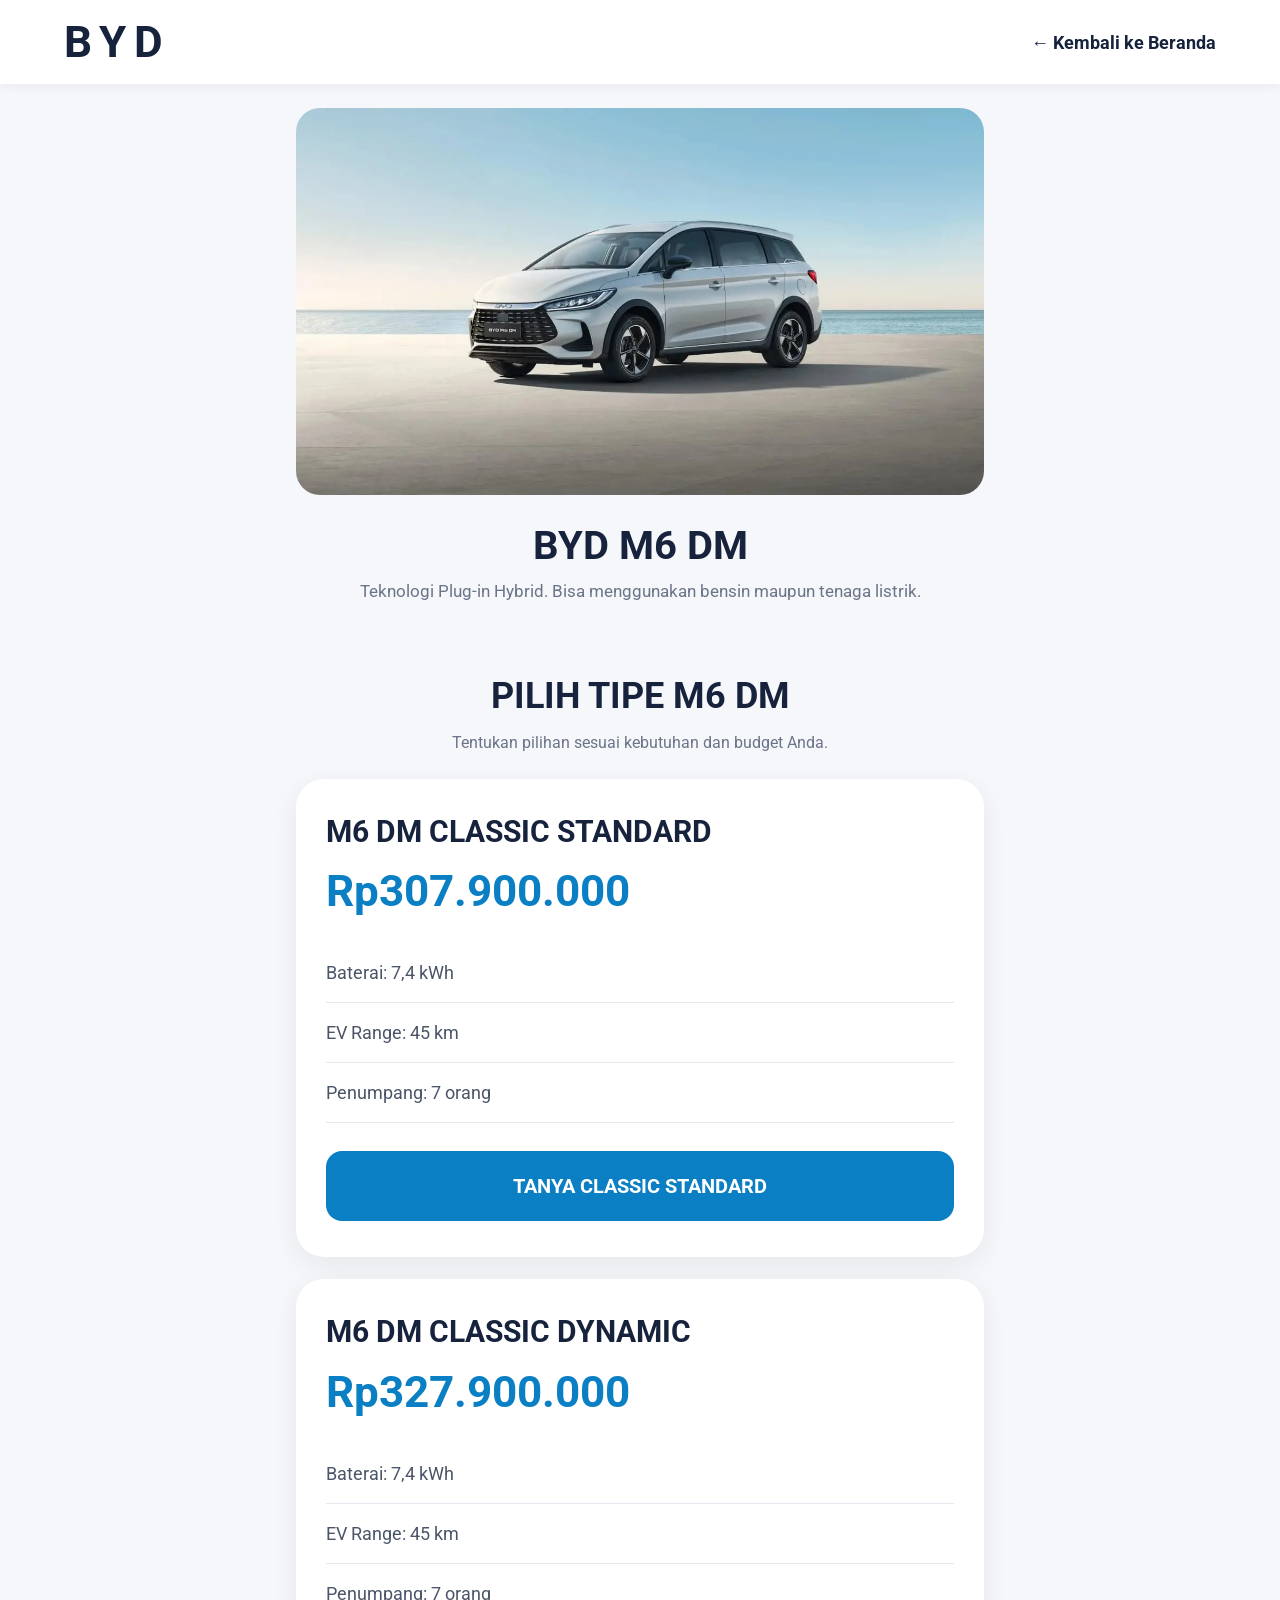
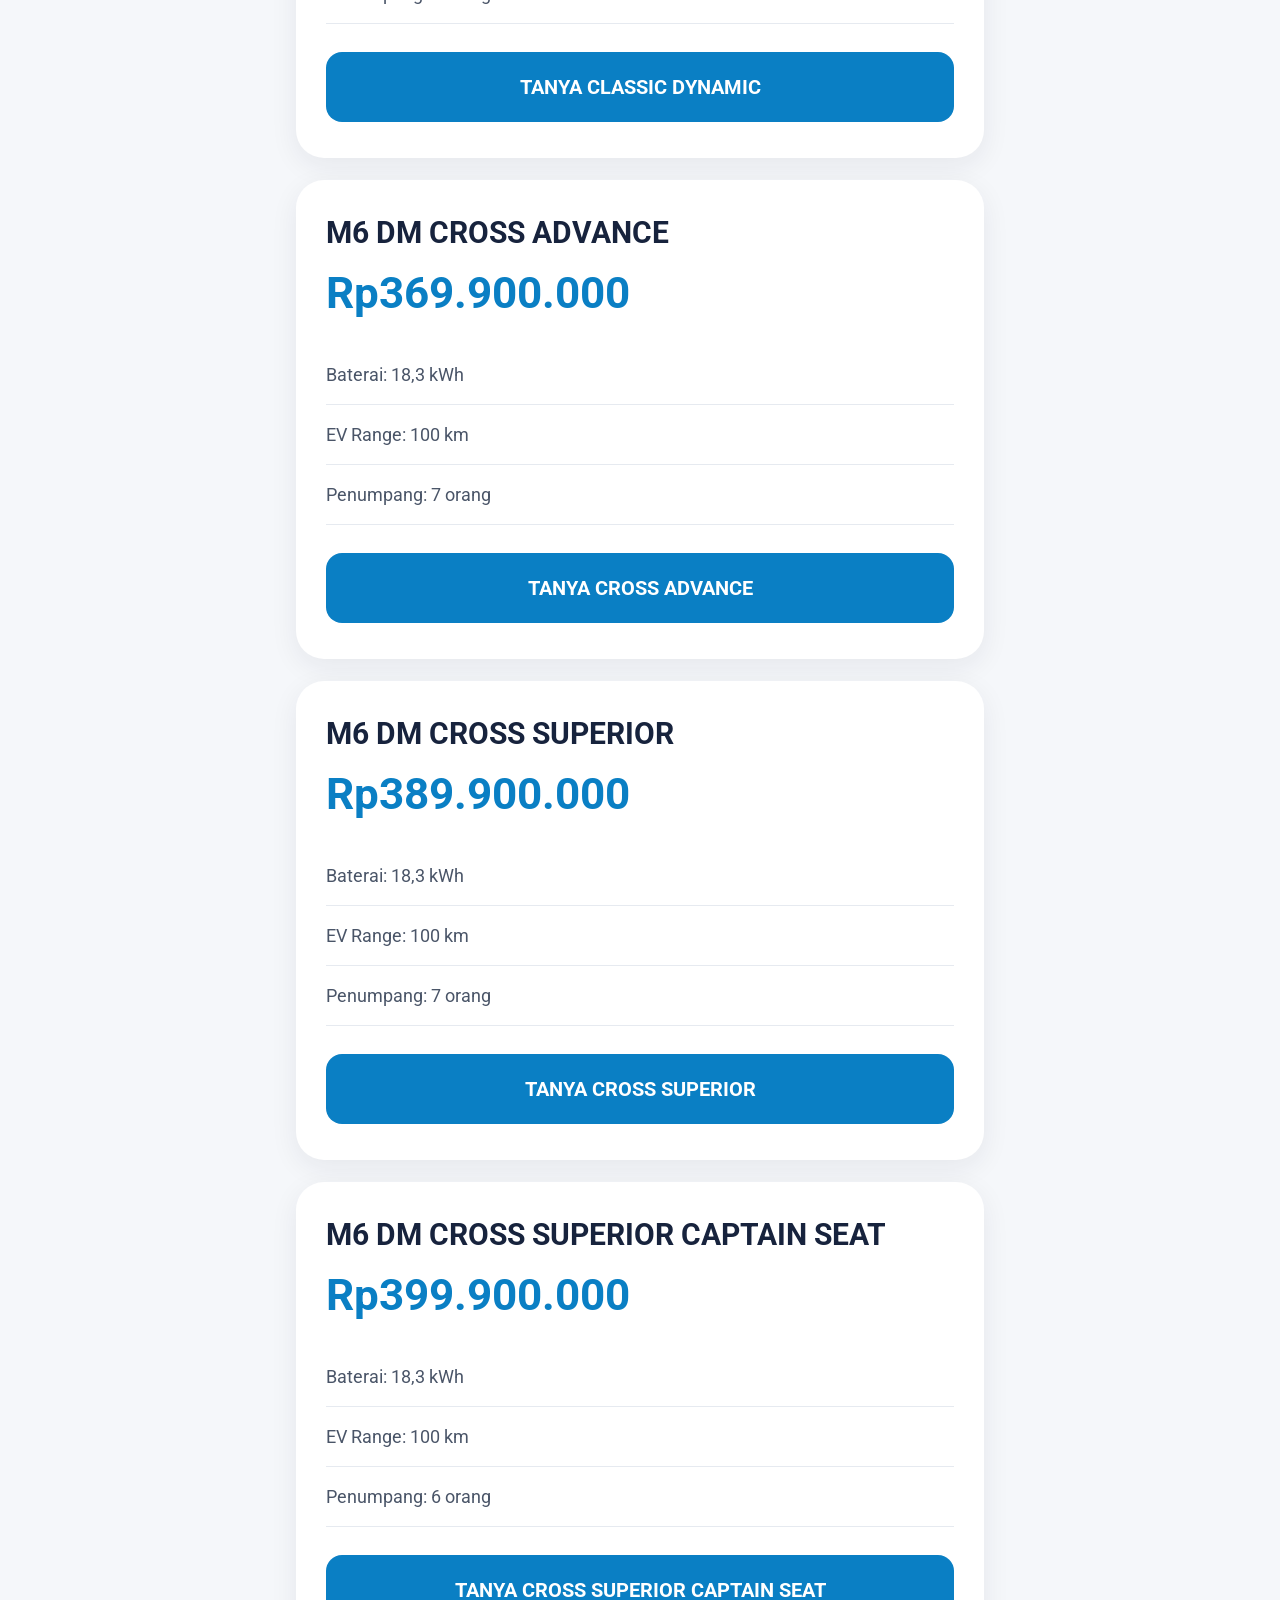
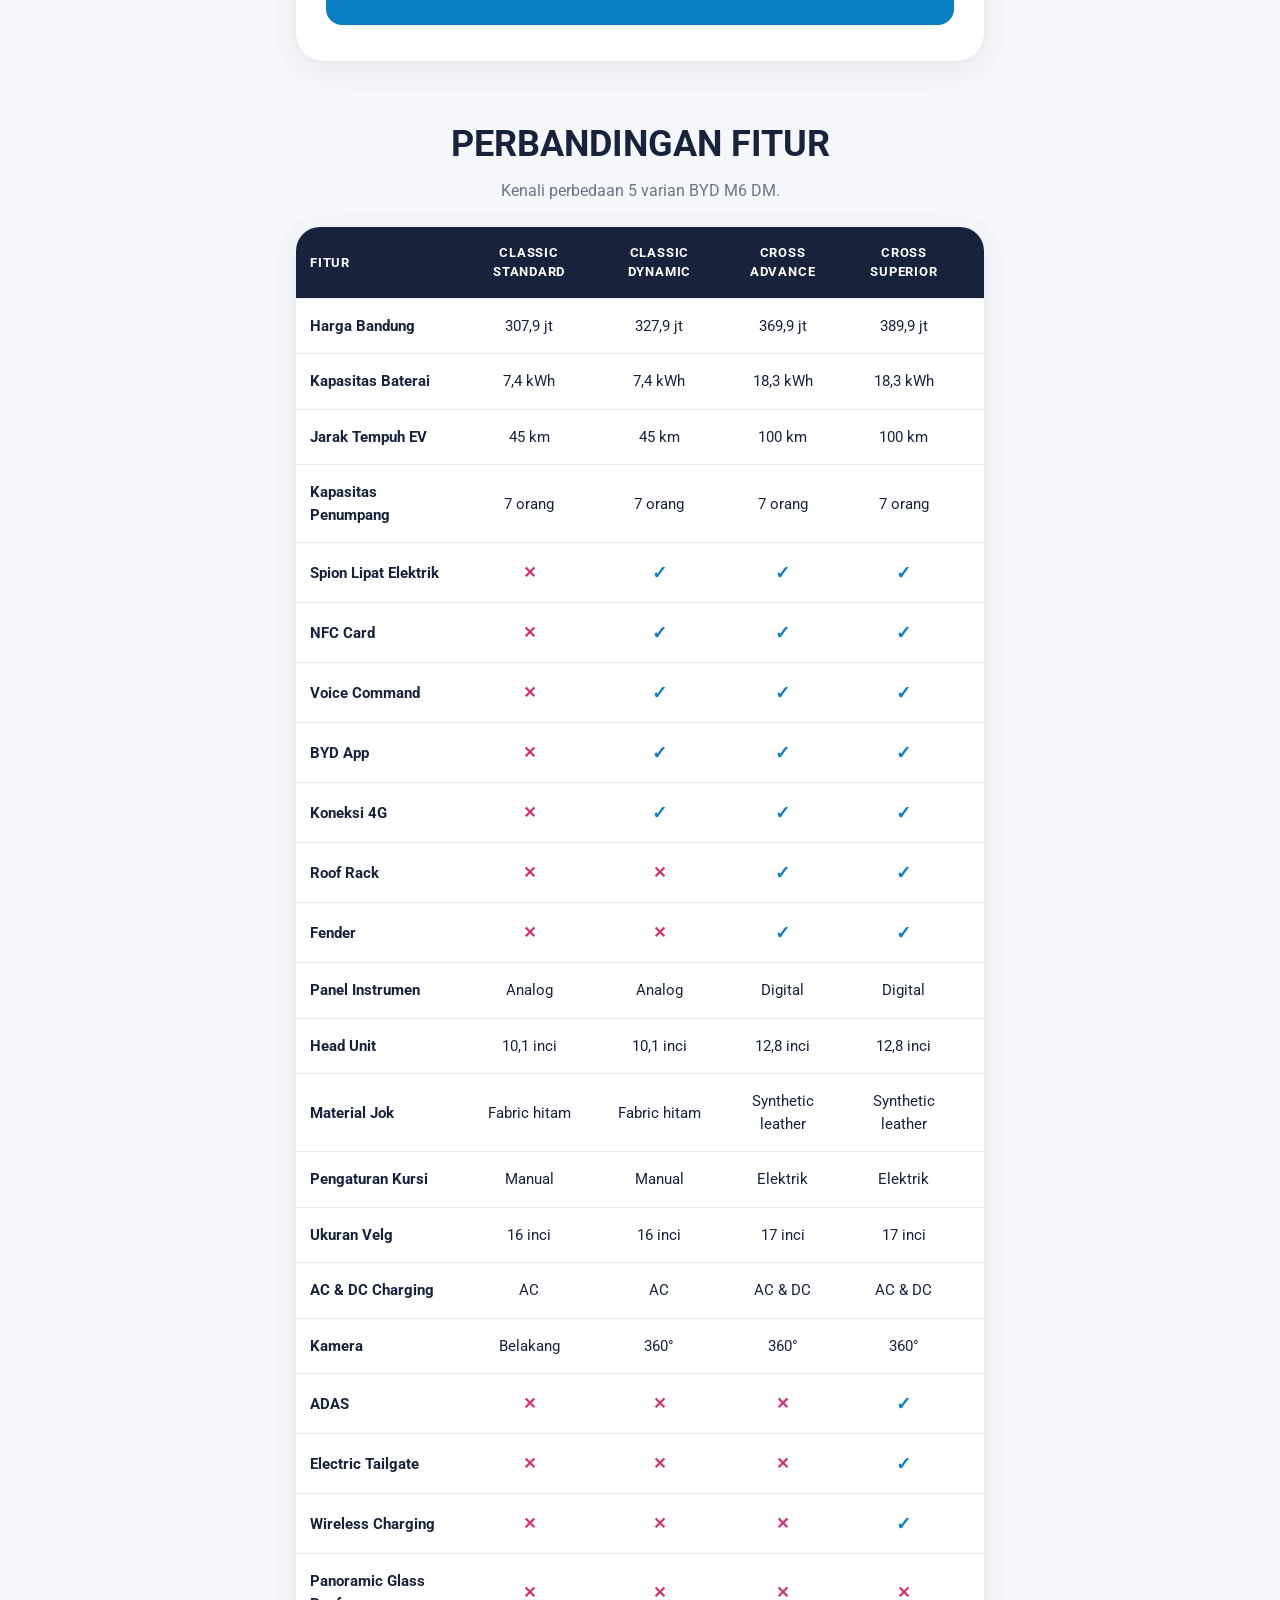
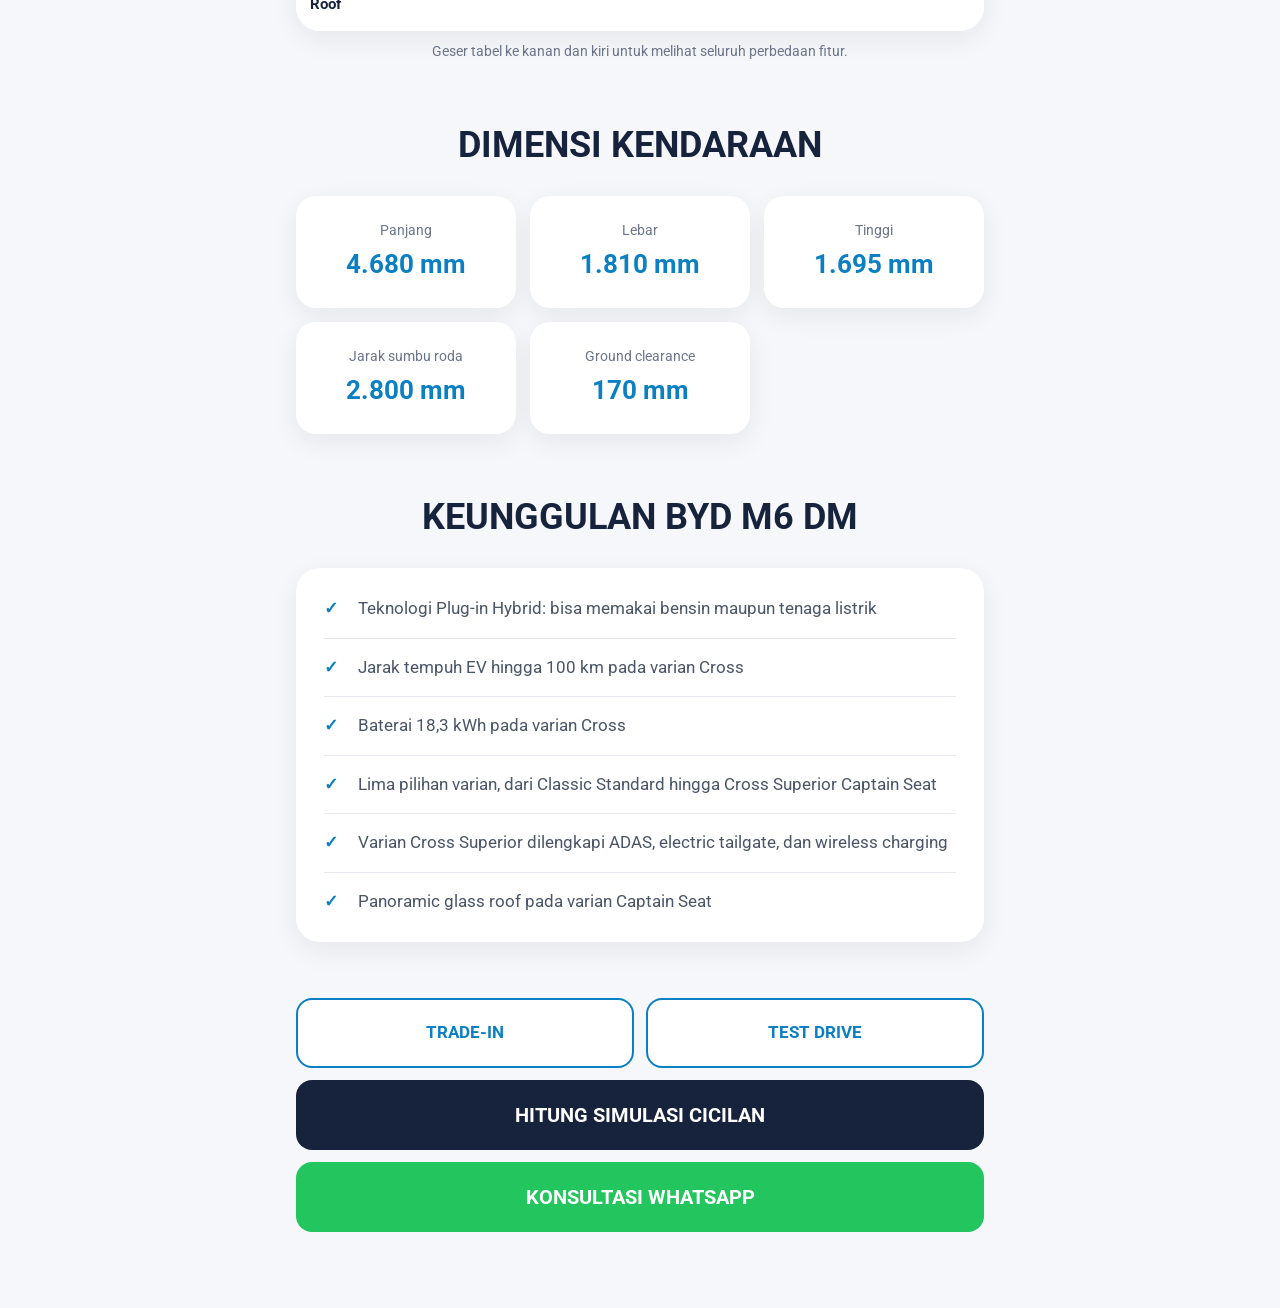
<file: Website - BYD Farid/m6dm.html>
<!DOCTYPE html>
<html lang="id">
<head>
<meta charset="utf-8">
<meta name="viewport" content="width=device-width, initial-scale=1">
<title>BYD Bandung</title>
<link href="https://fonts.googleapis.com/css2?family=Roboto:wght@400;500;700&display=swap" rel="stylesheet">
<link rel="stylesheet" href="detail.css">
</head>
<body data-mobil="m6dm">

<header class="dh">
  <a class="dh-logo" href="index.html">BYD</a>
  <a class="dh-back" href="index.html">← Kembali ke Beranda</a>
</header>

<main id="app"></main>

<script src="detail.js"></script>
</body>
</html>
</file>
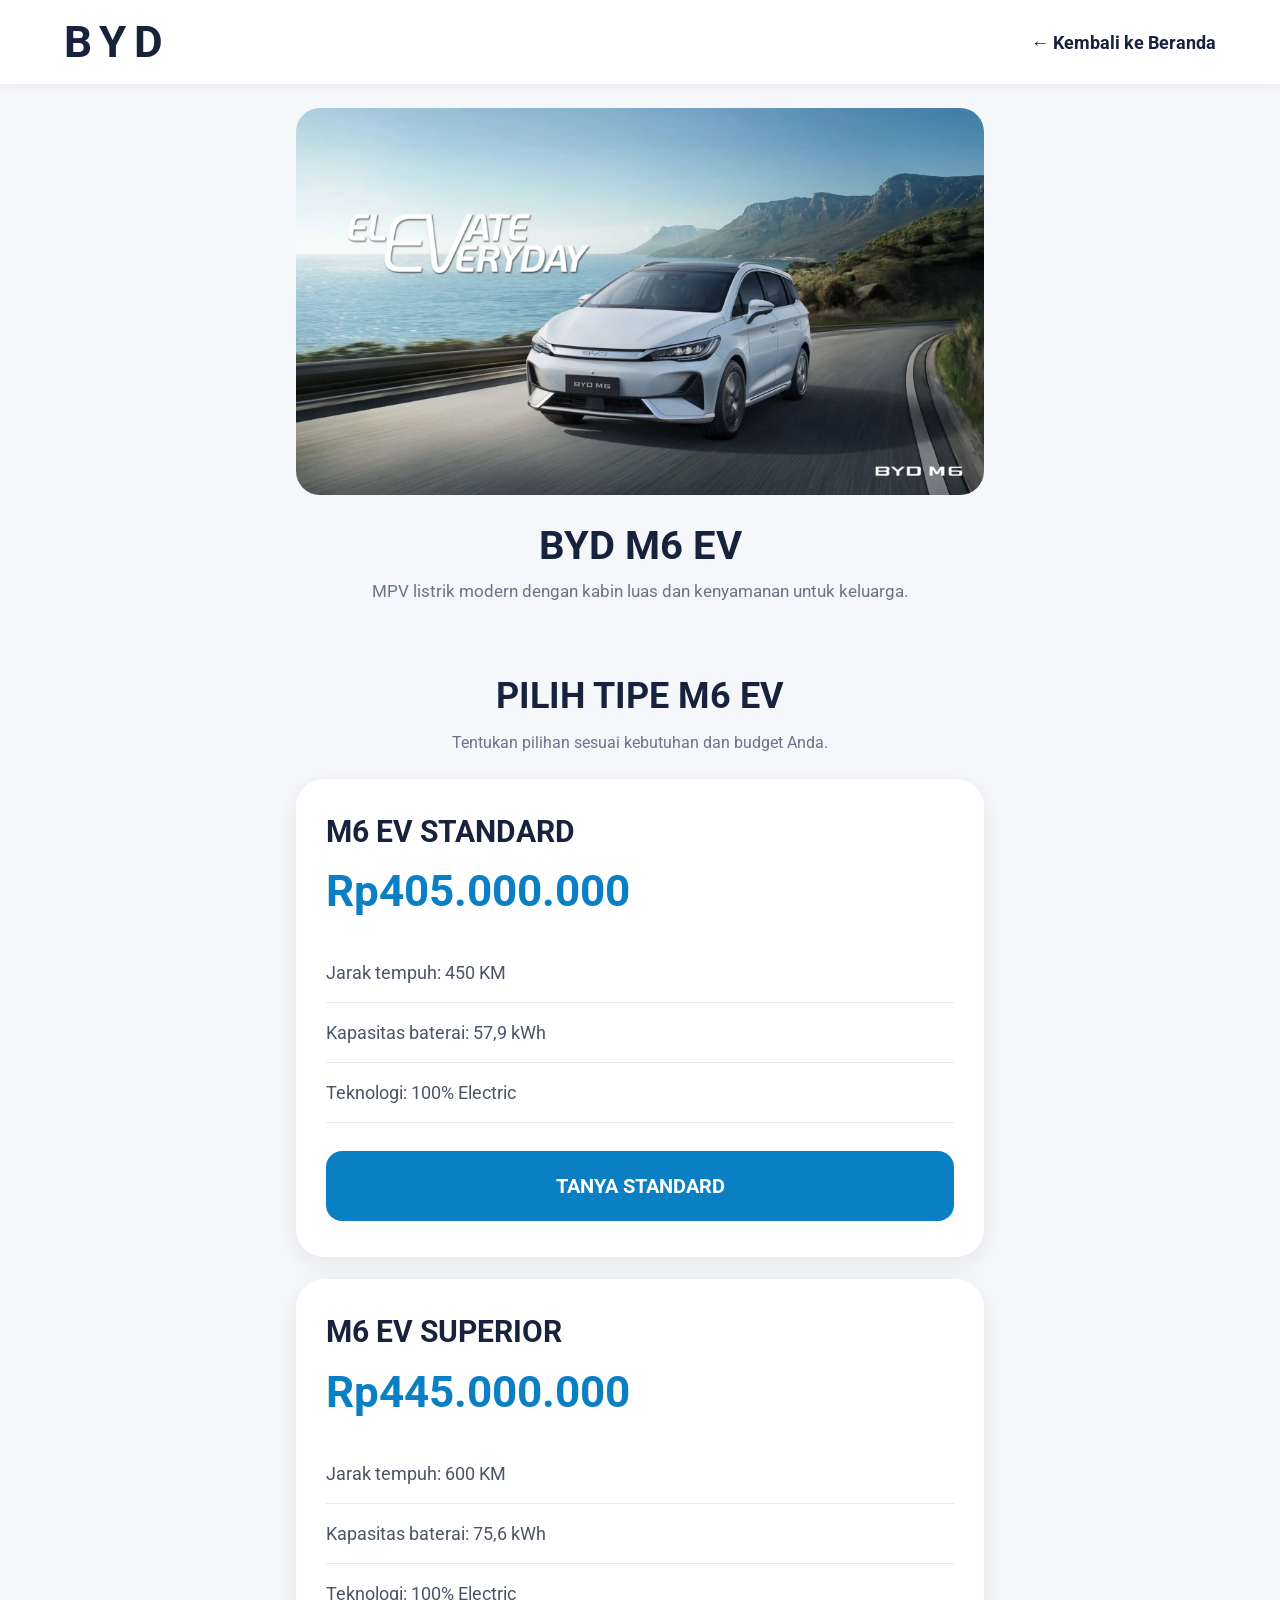
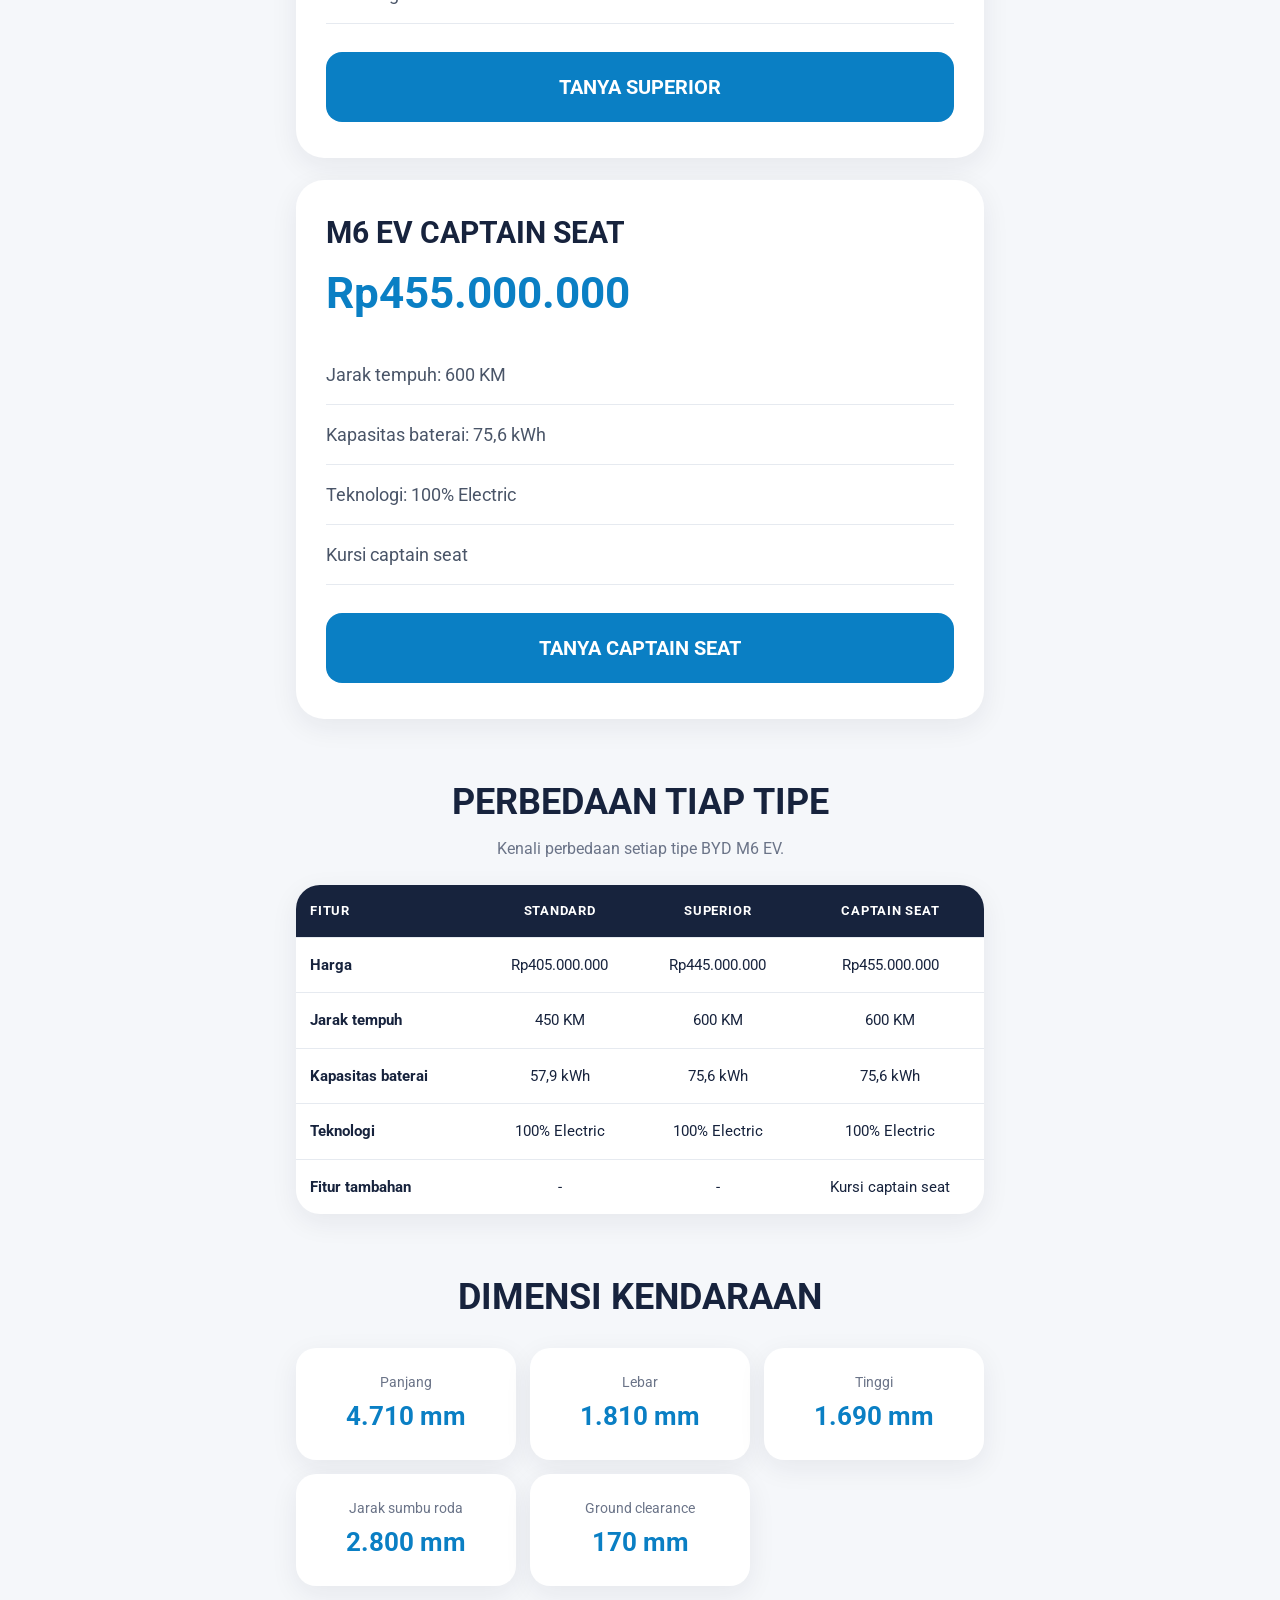
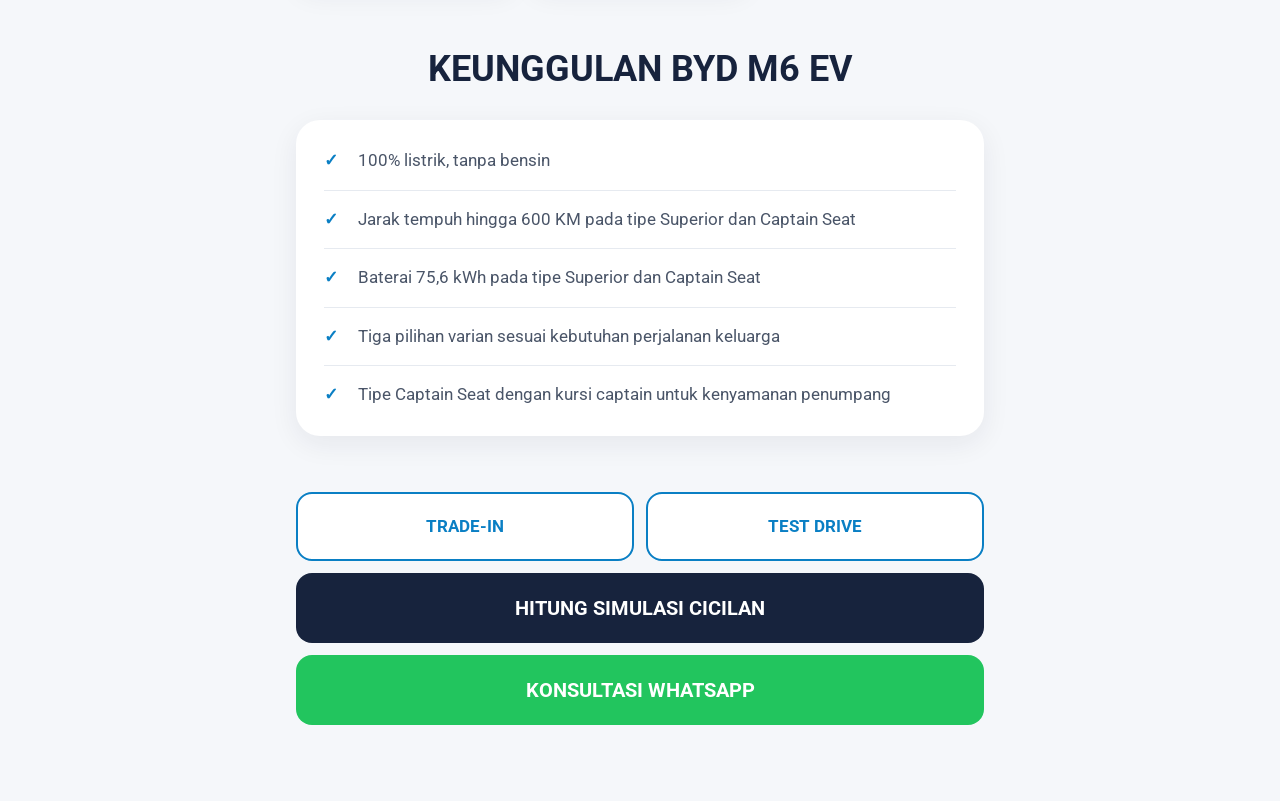
<file: Website - BYD Farid/m6ev.html>
<!DOCTYPE html>
<html lang="id">
<head>
<meta charset="utf-8">
<meta name="viewport" content="width=device-width, initial-scale=1">
<title>BYD Bandung</title>
<link href="https://fonts.googleapis.com/css2?family=Roboto:wght@400;500;700&display=swap" rel="stylesheet">
<link rel="stylesheet" href="detail.css">
</head>
<body data-mobil="m6ev">

<header class="dh">
  <a class="dh-logo" href="index.html">BYD</a>
  <a class="dh-back" href="index.html">← Kembali ke Beranda</a>
</header>

<main id="app"></main>

<script src="detail.js"></script>
</body>
</html>
</file>
<file: Website - BYD Farid/detail.css>
/* ===== DASAR ===== */
*{box-sizing:border-box;margin:0;padding:0}
body{font-family:Roboto,Arial,sans-serif;background:#f5f7fa;color:#17233d;line-height:1.5}
main{max-width:720px;margin:0 auto;padding:24px 16px 64px}

/* ===== HEADER ===== */
.dh{position:sticky;top:0;z-index:10;display:flex;justify-content:space-between;align-items:center;padding:20px 5%;background:#fff;box-shadow:0 2px 12px rgba(0,0,0,.06)}
.dh-logo{font-size:44px;font-weight:700;letter-spacing:8px;color:#17233d;text-decoration:none;line-height:1}
.dh-back{font-weight:700;font-size:18px;color:#17233d;text-decoration:none}

/* ===== GAMBAR UTAMA & PENGANTAR ===== */
.d-hero{display:block;width:100%;aspect-ratio:16/9;object-fit:cover;border-radius:24px;background:#c9d1e0}
.d-intro{text-align:center;padding:28px 8px 8px}
.d-intro h1{font-size:clamp(28px,7vw,40px);text-transform:uppercase;line-height:1.15}
.d-intro p{margin-top:10px;color:#6b7488;font-size:17px}

/* ===== JUDUL BAGIAN ===== */
.d-sec{text-align:center;margin:56px 0 24px}
.d-sec h2{font-size:clamp(26px,6vw,36px);text-transform:uppercase}
.d-sec p{margin-top:8px;color:#6b7488}

/* ===== KARTU TIPE & HARGA ===== */
.d-card{background:#fff;border-radius:28px;padding:36px 30px;margin-bottom:22px;box-shadow:0 8px 28px rgba(23,35,61,.07)}
.d-card h3{font-size:30px;text-transform:uppercase;line-height:1.15}
.d-harga{margin:18px 0 28px;font-size:44px;font-weight:700;color:#0a7fc4;line-height:1.1}
.d-card ul{list-style:none;margin-bottom:28px}
.d-card li{padding:16px 0;border-bottom:1px solid #e6eaf0;color:#4a5568;font-size:18px}

/* ===== TOMBOL ===== */
.d-btn{display:block;text-align:center;text-decoration:none;font-weight:700;font-size:20px;text-transform:uppercase;padding:20px;border-radius:16px;background:#0a7fc4;color:#fff}
.d-navy{background:#17233d}
.d-wa{background:#22c55e}

/* ===== TABEL PERBANDINGAN ===== */
.d-scroll{overflow-x:auto;background:#fff;border-radius:24px;box-shadow:0 8px 28px rgba(23,35,61,.07)}
.d-tabel{width:100%;min-width:0;border-collapse:collapse}
.d-tabel th,.d-tabel td{padding:16px 14px;text-align:center;border-bottom:1px solid #e6eaf0;font-size:15px}
.d-tabel th{background:#17233d;color:#fff;text-transform:uppercase;font-size:13px;letter-spacing:.06em}
.d-tabel td:first-child,.d-tabel th:first-child{text-align:left;font-weight:700}
.d-tabel tr:last-child td{border-bottom:0}
.d-tabel .ya{color:#0a7fc4;font-weight:700;font-size:18px}
.d-tabel .tidak{color:#d6336c;font-weight:700;font-size:16px}

/* Tabel dengan banyak kolom (4 kolom ke atas, termasuk kolom "Fitur"): lebar dan bisa digeser */
.d-tabel.d-lebar:has(th:nth-child(5)){min-width:820px}
.d-tabel.d-lebar td:first-child{min-width:150px;background:#fff}
.d-tabel.d-lebar:has(th:nth-child(5)) td:first-child{position:sticky;left:0}

/* Tabel kecil (Dolphin, 2 tipe): kolom pertama lebih lebar agar rapi */
.d-tabel:not(:has(th:nth-child(4))) td:first-child,
.d-tabel:not(:has(th:nth-child(4))) th:first-child{width:40%}

/* Tulisan "Geser tabel": disembunyikan kalau tabelnya sedikit kolom */
.d-note2{margin-top:10px;text-align:center;color:#6b7488;font-size:14px}
.d-scroll:not(:has(th:nth-child(4))) + .d-note2{display:none}

/* ===== KOTAK DIMENSI / SPEK / KESELAMATAN / GARANSI ===== */
.d-dim{display:grid;grid-template-columns:1fr 1fr;gap:14px}
.d-dim div{background:#fff;border-radius:20px;padding:24px 12px;text-align:center;box-shadow:0 8px 28px rgba(23,35,61,.07)}
.d-dim b{display:block;font-size:26px;color:#0a7fc4}
.d-dim small{display:block;margin-bottom:4px;color:#6b7488;font-size:14px}
@media(min-width:640px){.d-dim{grid-template-columns:repeat(3,1fr)}}

/* ===== DAFTAR CENTANG (KENYAMANAN & KEUNGGULAN) ===== */
.d-unggul{background:#fff;border-radius:24px;padding:12px 28px;box-shadow:0 8px 28px rgba(23,35,61,.07);list-style:none}
.d-unggul li{padding:16px 0 16px 34px;border-bottom:1px solid #e6eaf0;position:relative;font-size:17px;color:#4a5568}
.d-unggul li:last-child{border-bottom:0}
.d-unggul li:before{content:"✓";position:absolute;left:0;top:16px;color:#0a7fc4;font-weight:700}

/* ===== GALERI ===== */
.d-gal{display:grid;grid-template-columns:1fr;gap:16px}
@media(min-width:640px){.d-gal{grid-template-columns:1fr 1fr}}
.d-gal figure{margin:0;background:#fff;border-radius:24px;overflow:hidden;box-shadow:0 8px 28px rgba(23,35,61,.07)}
.d-gal img{display:block;width:100%;aspect-ratio:4/3;object-fit:cover}
.d-gal figcaption{padding:18px 20px}
.d-gal figcaption b{display:block;font-size:19px;margin-bottom:4px}
.d-gal figcaption span{color:#6b7488;font-size:15px}

/* ===== KOTAK PERFORMA ===== */
.d-box{background:#fff;border-radius:24px;padding:26px 24px;box-shadow:0 8px 28px rgba(23,35,61,.07)}
.d-box h3{font-size:22px;margin-bottom:8px}
.d-box p{color:#4a5568;margin-bottom:12px}
.d-box .d-unggul{box-shadow:none;padding:0;border-radius:0}

/* ===== TOMBOL BAWAH ===== */
.d-cta{margin-top:56px}
.d-cta .d-btn{margin-bottom:12px}
.d-2{display:grid;grid-template-columns:1fr 1fr;gap:12px;margin-bottom:12px}
.d-2 .d-btn{margin:0;background:#fff;color:#0a7fc4;border:2px solid #0a7fc4;font-size:17px}

/* ===== PESAN KOSONG ===== */
.d-kosong{padding:40px 0;text-align:center;color:#6b7488}

/* ===== HP KECIL ===== */
@media(max-width:480px){
  .dh-logo{font-size:34px;letter-spacing:5px}
  .dh-back{font-size:15px}
  .d-card{padding:28px 22px}
  .d-harga{font-size:36px}
}
</file>
